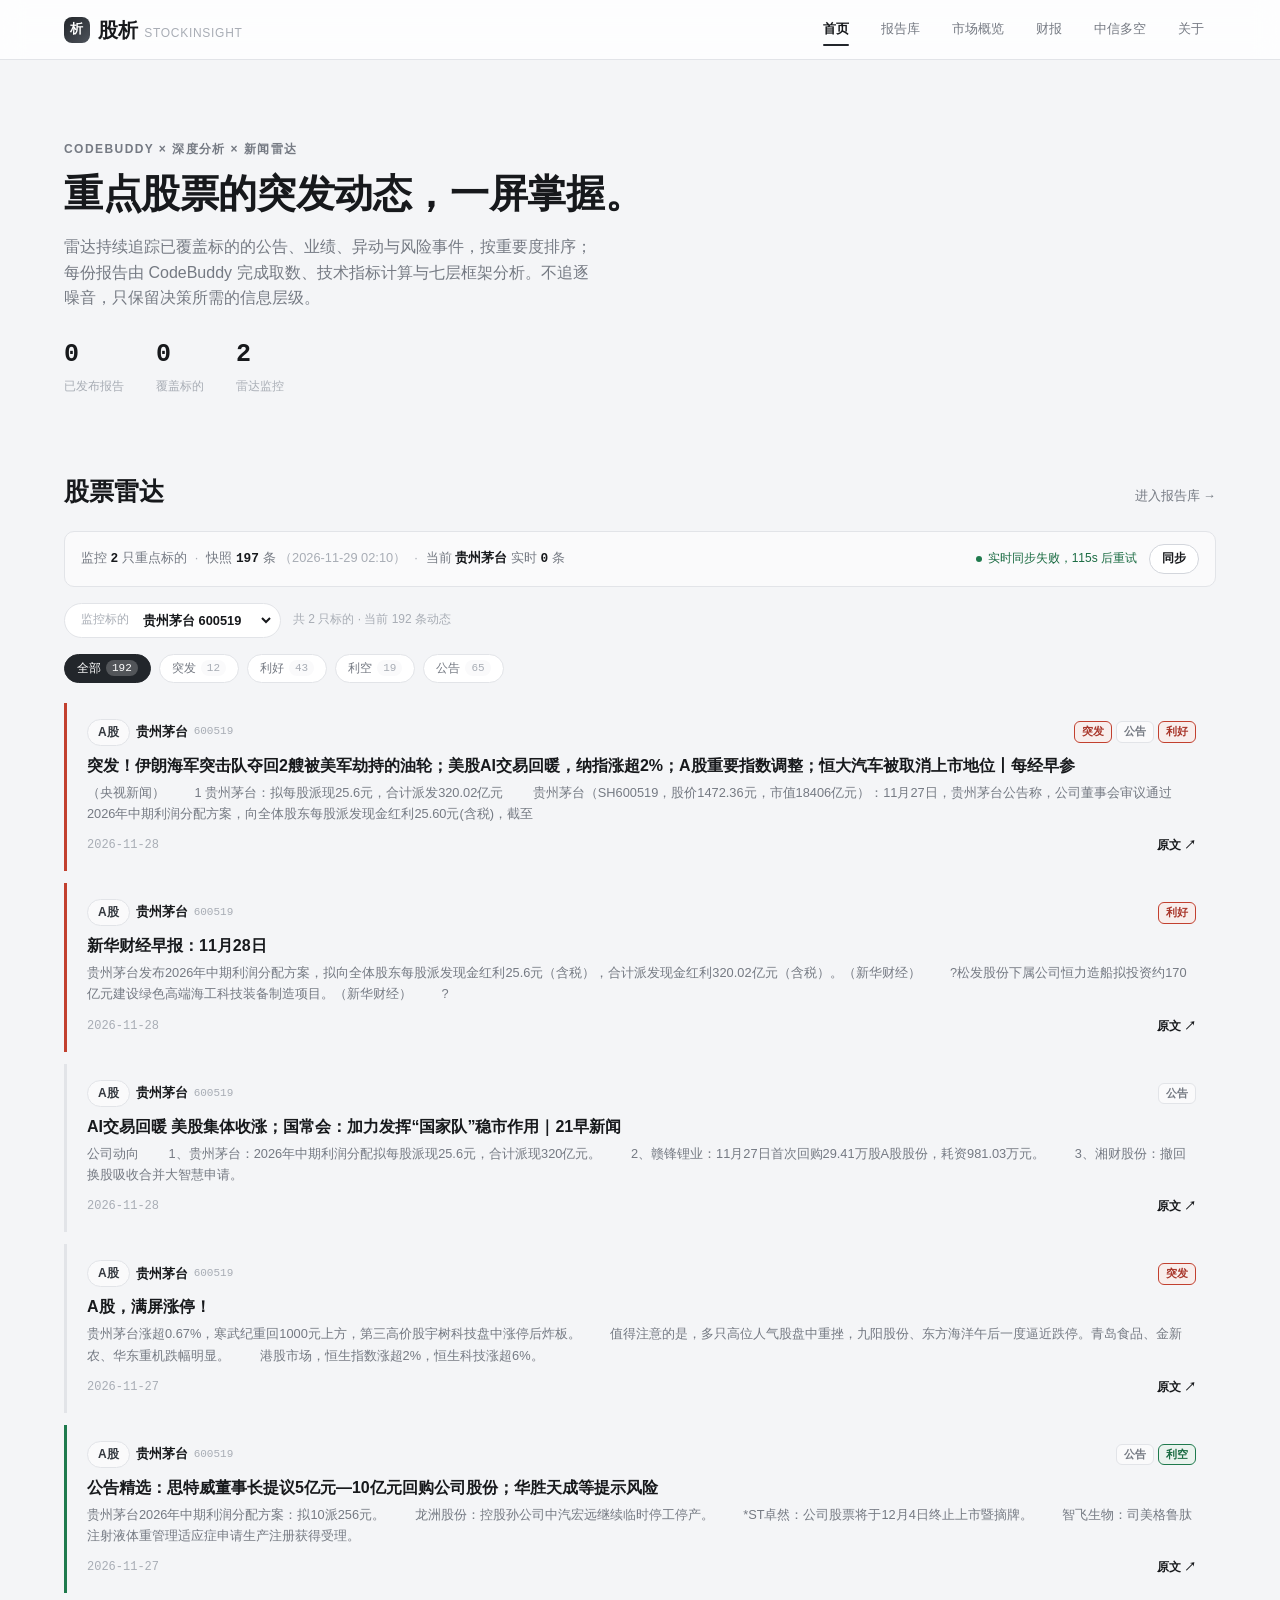
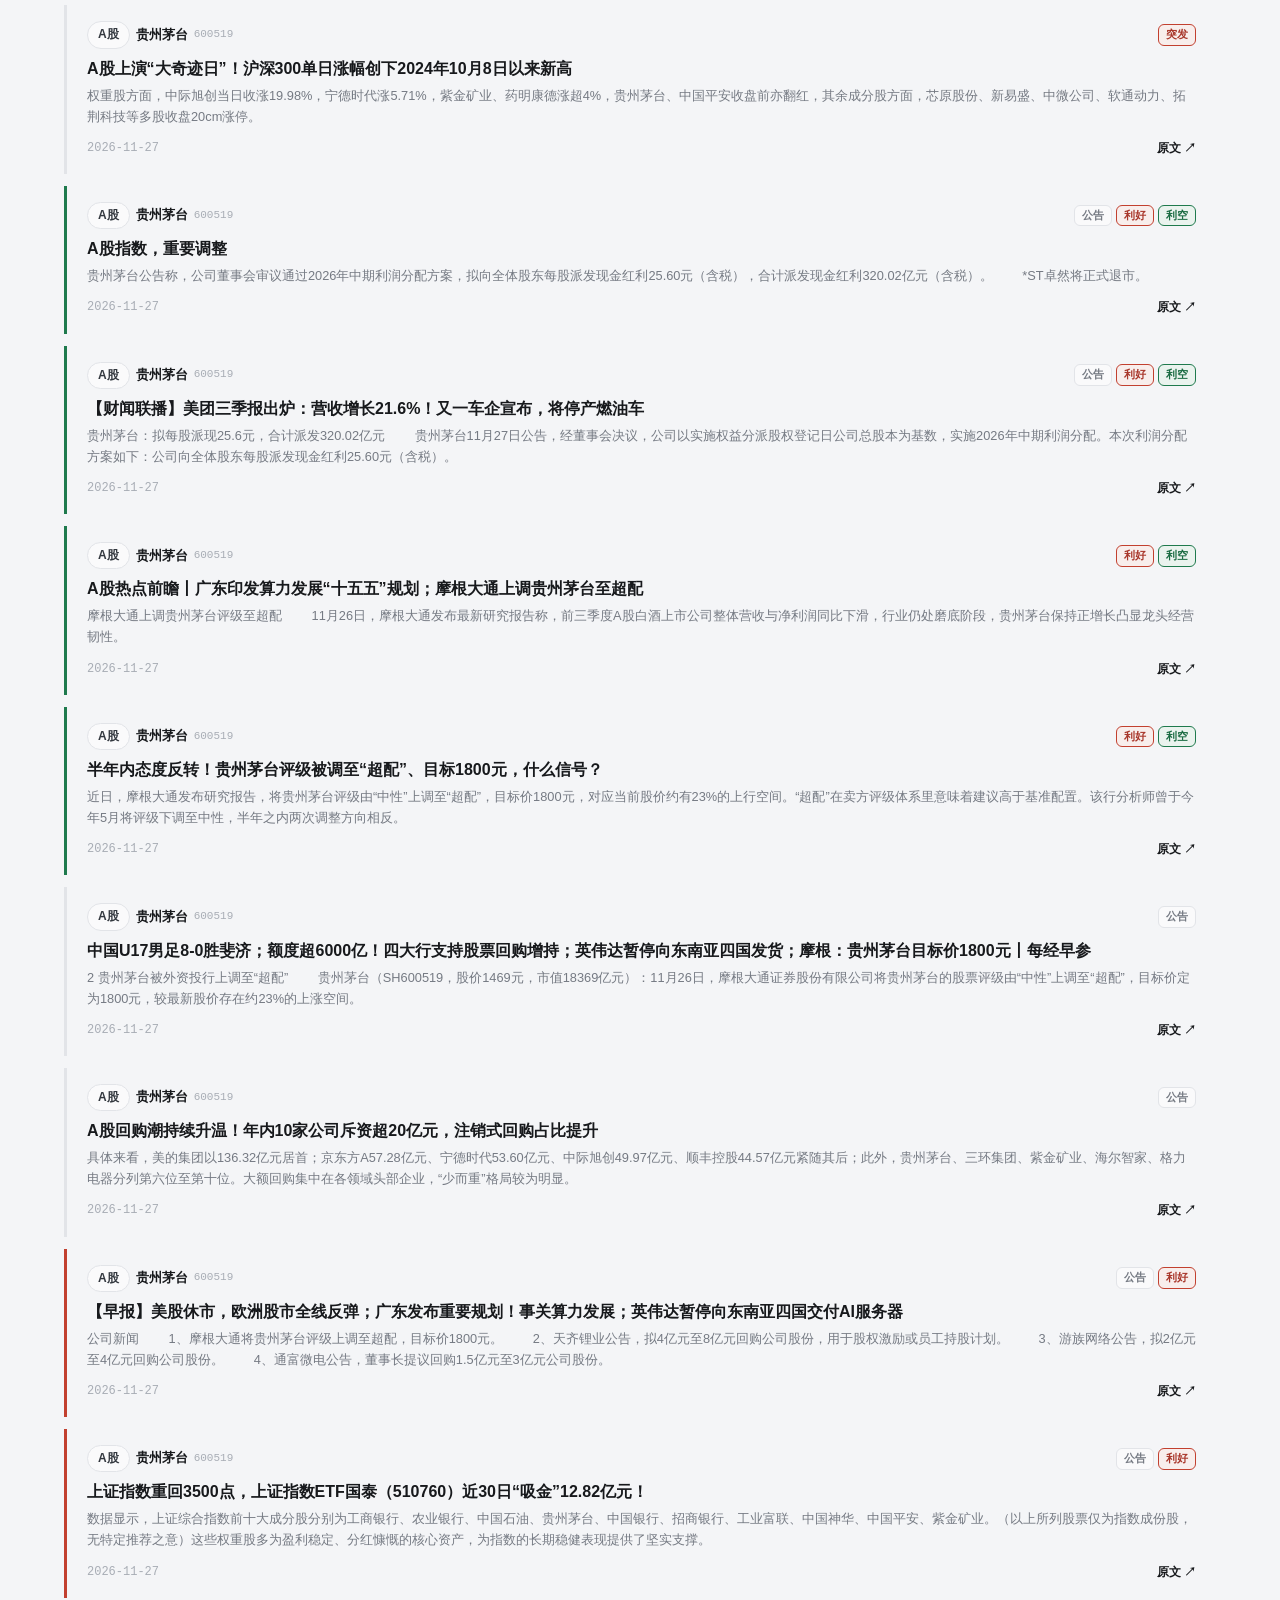
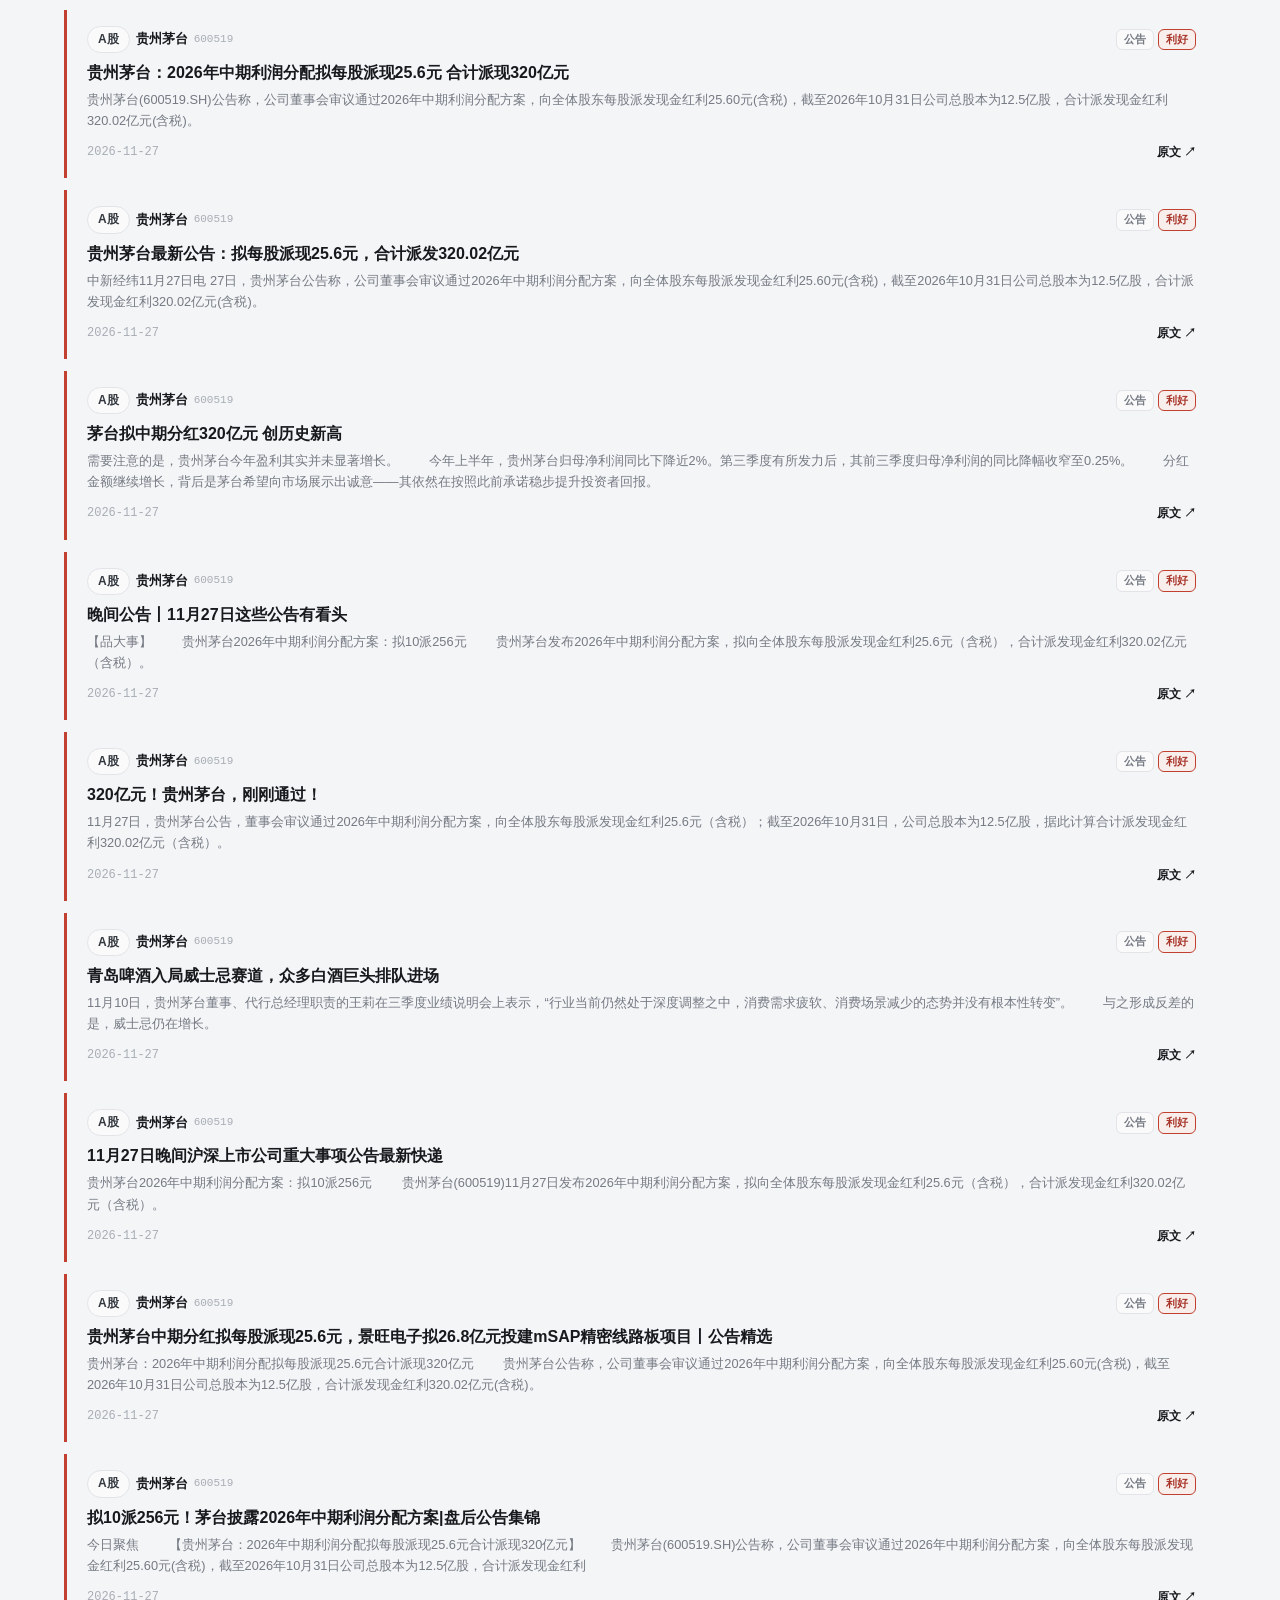
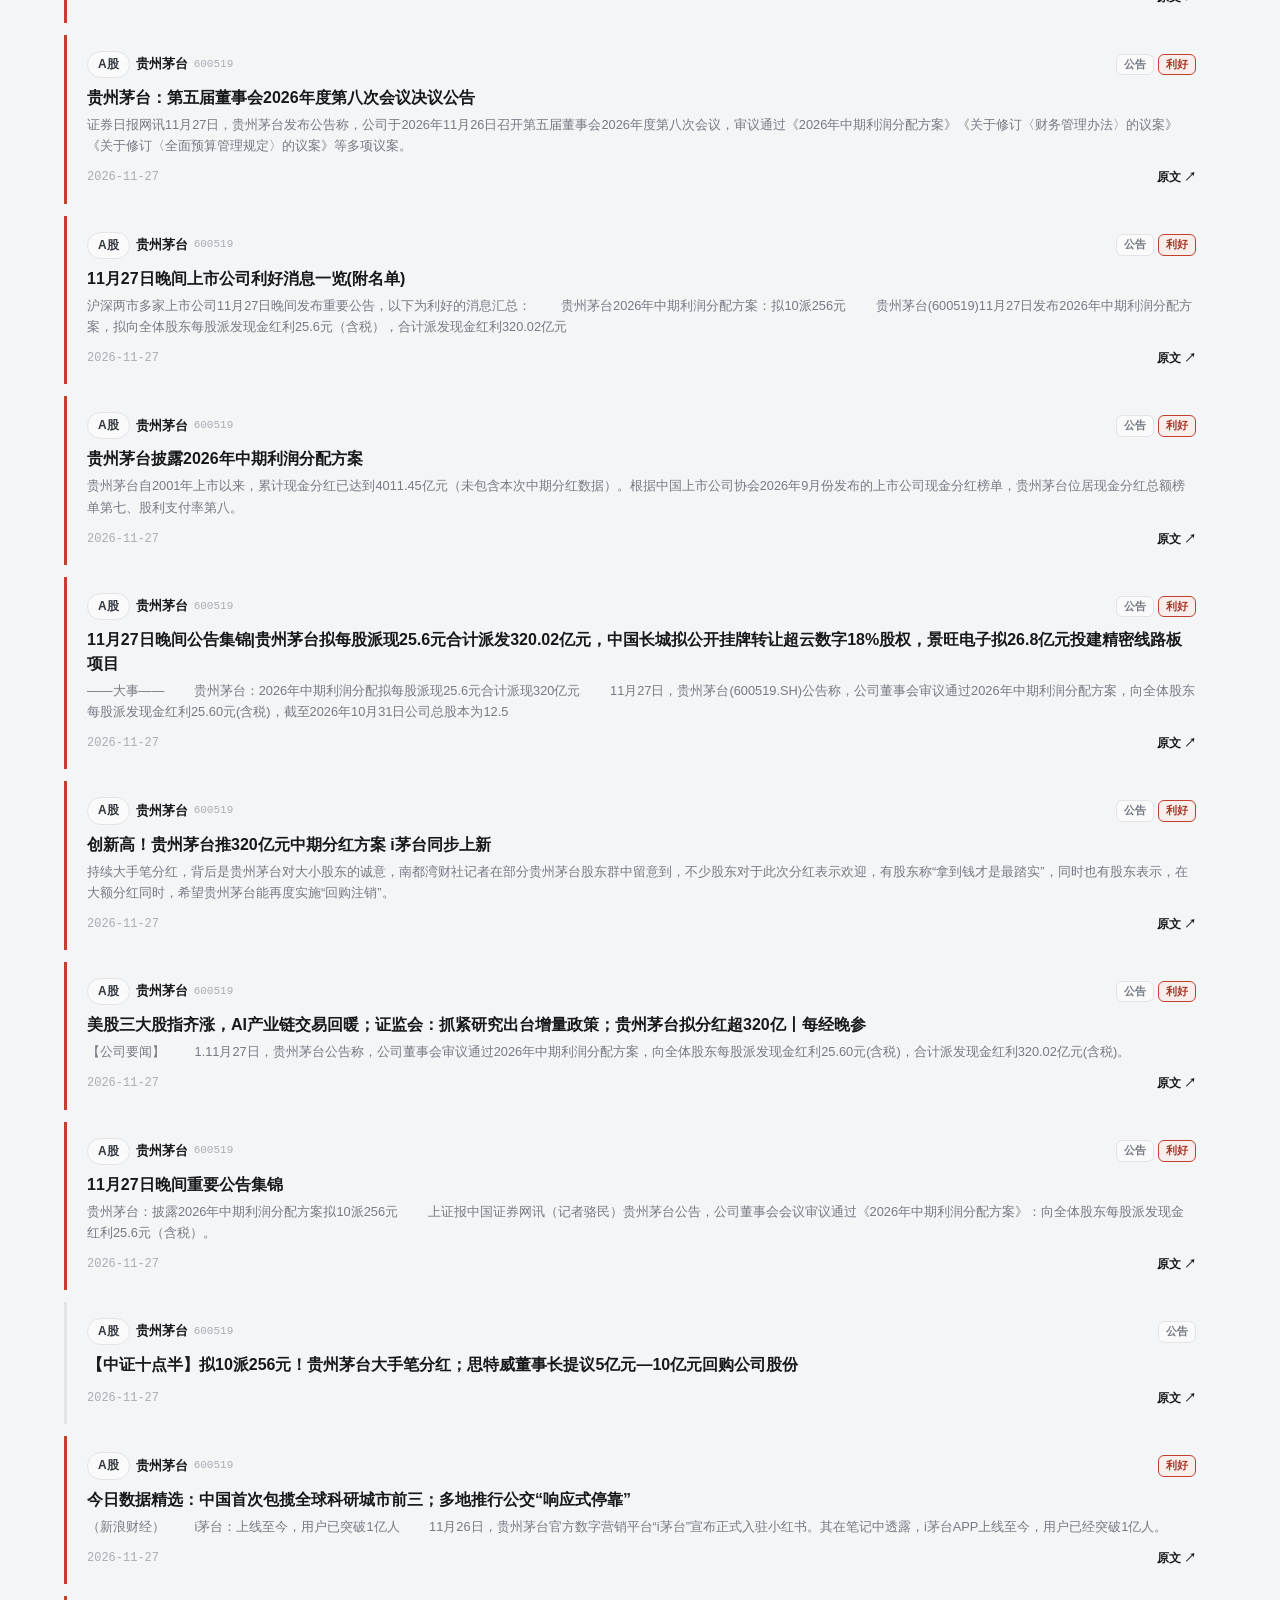
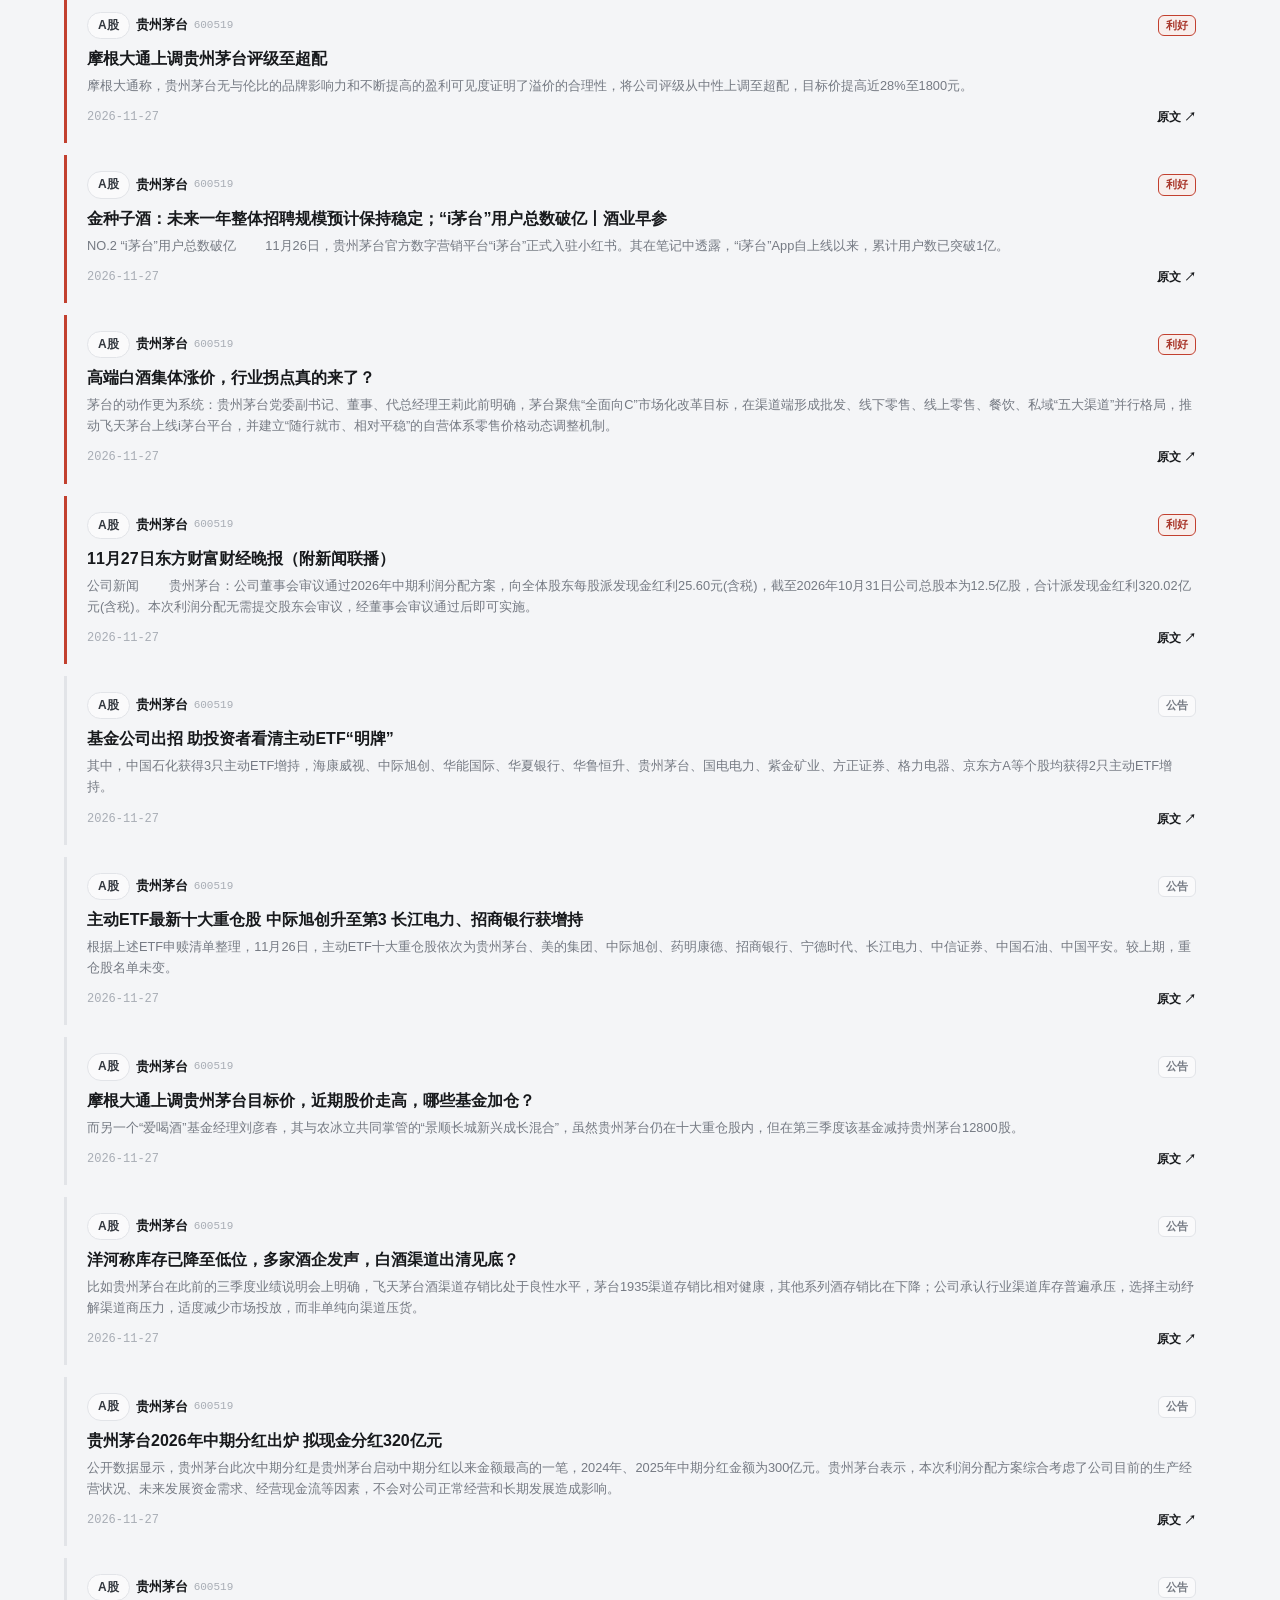
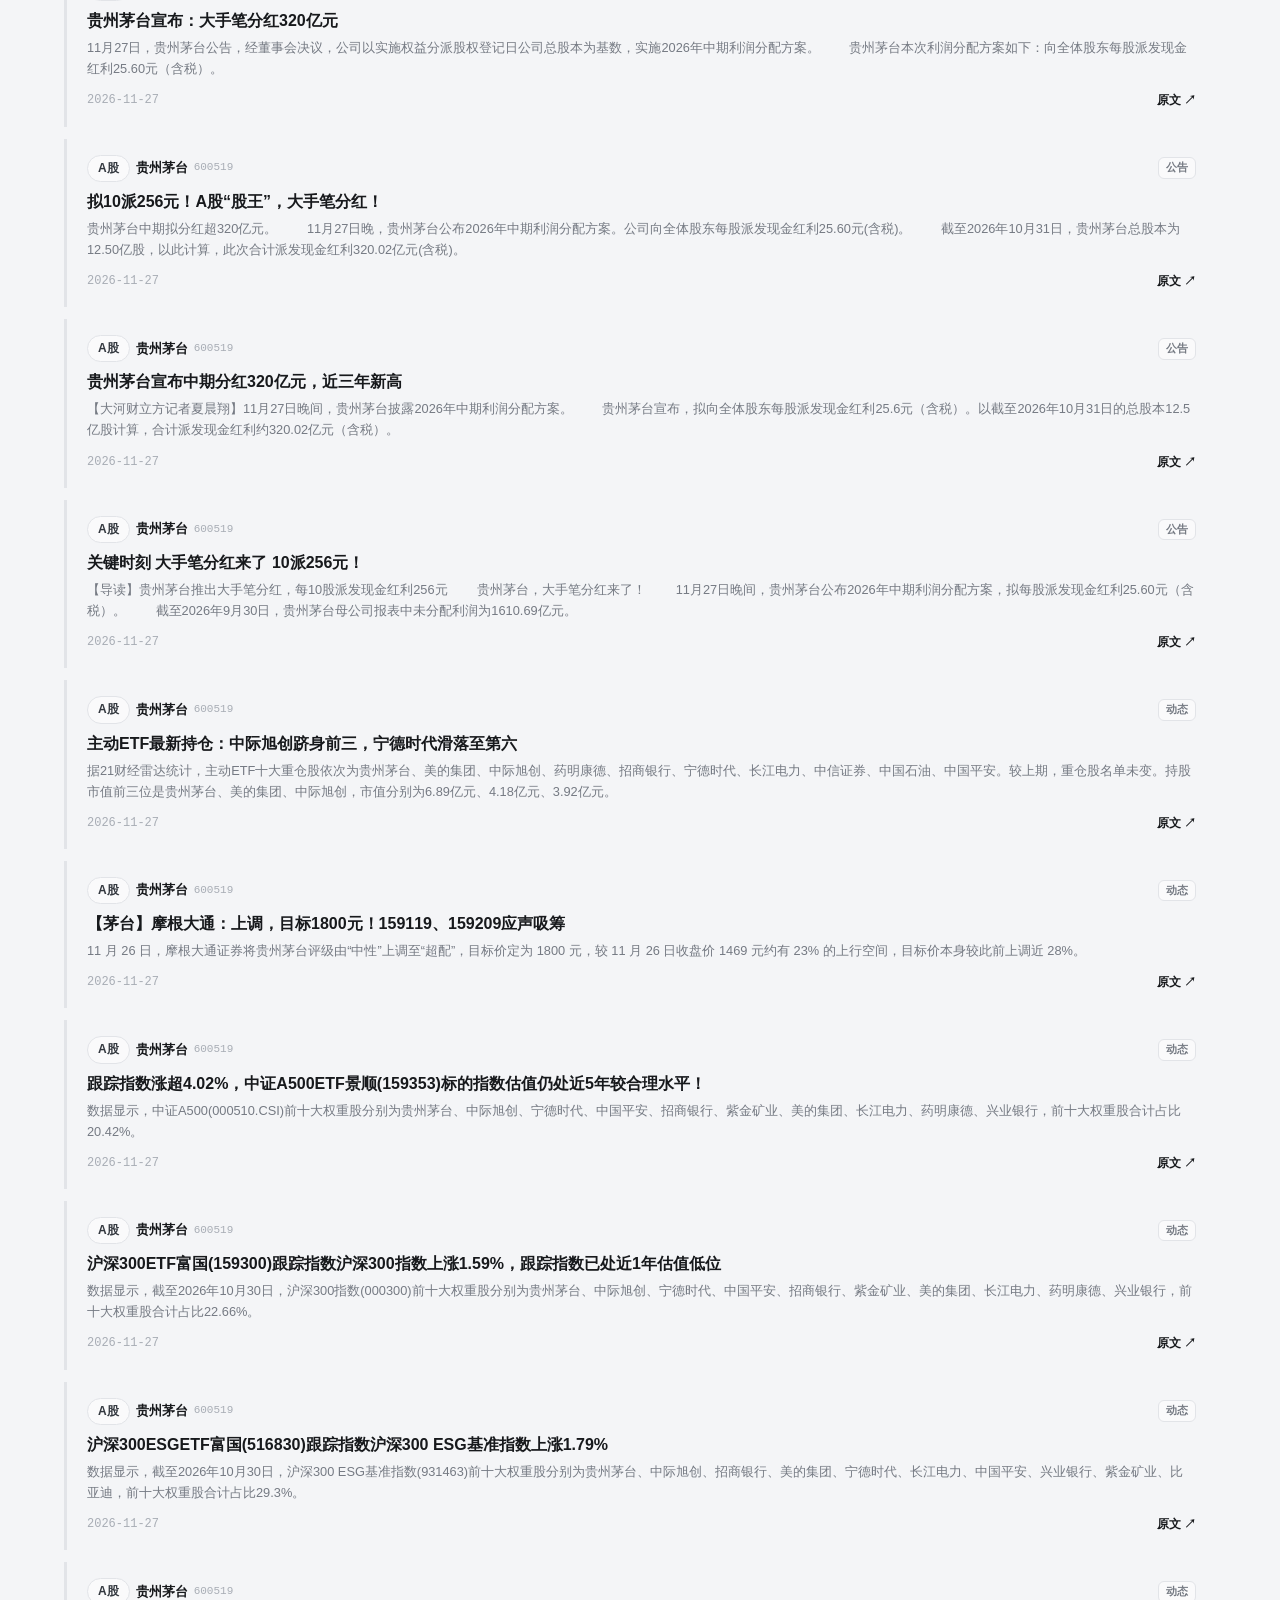
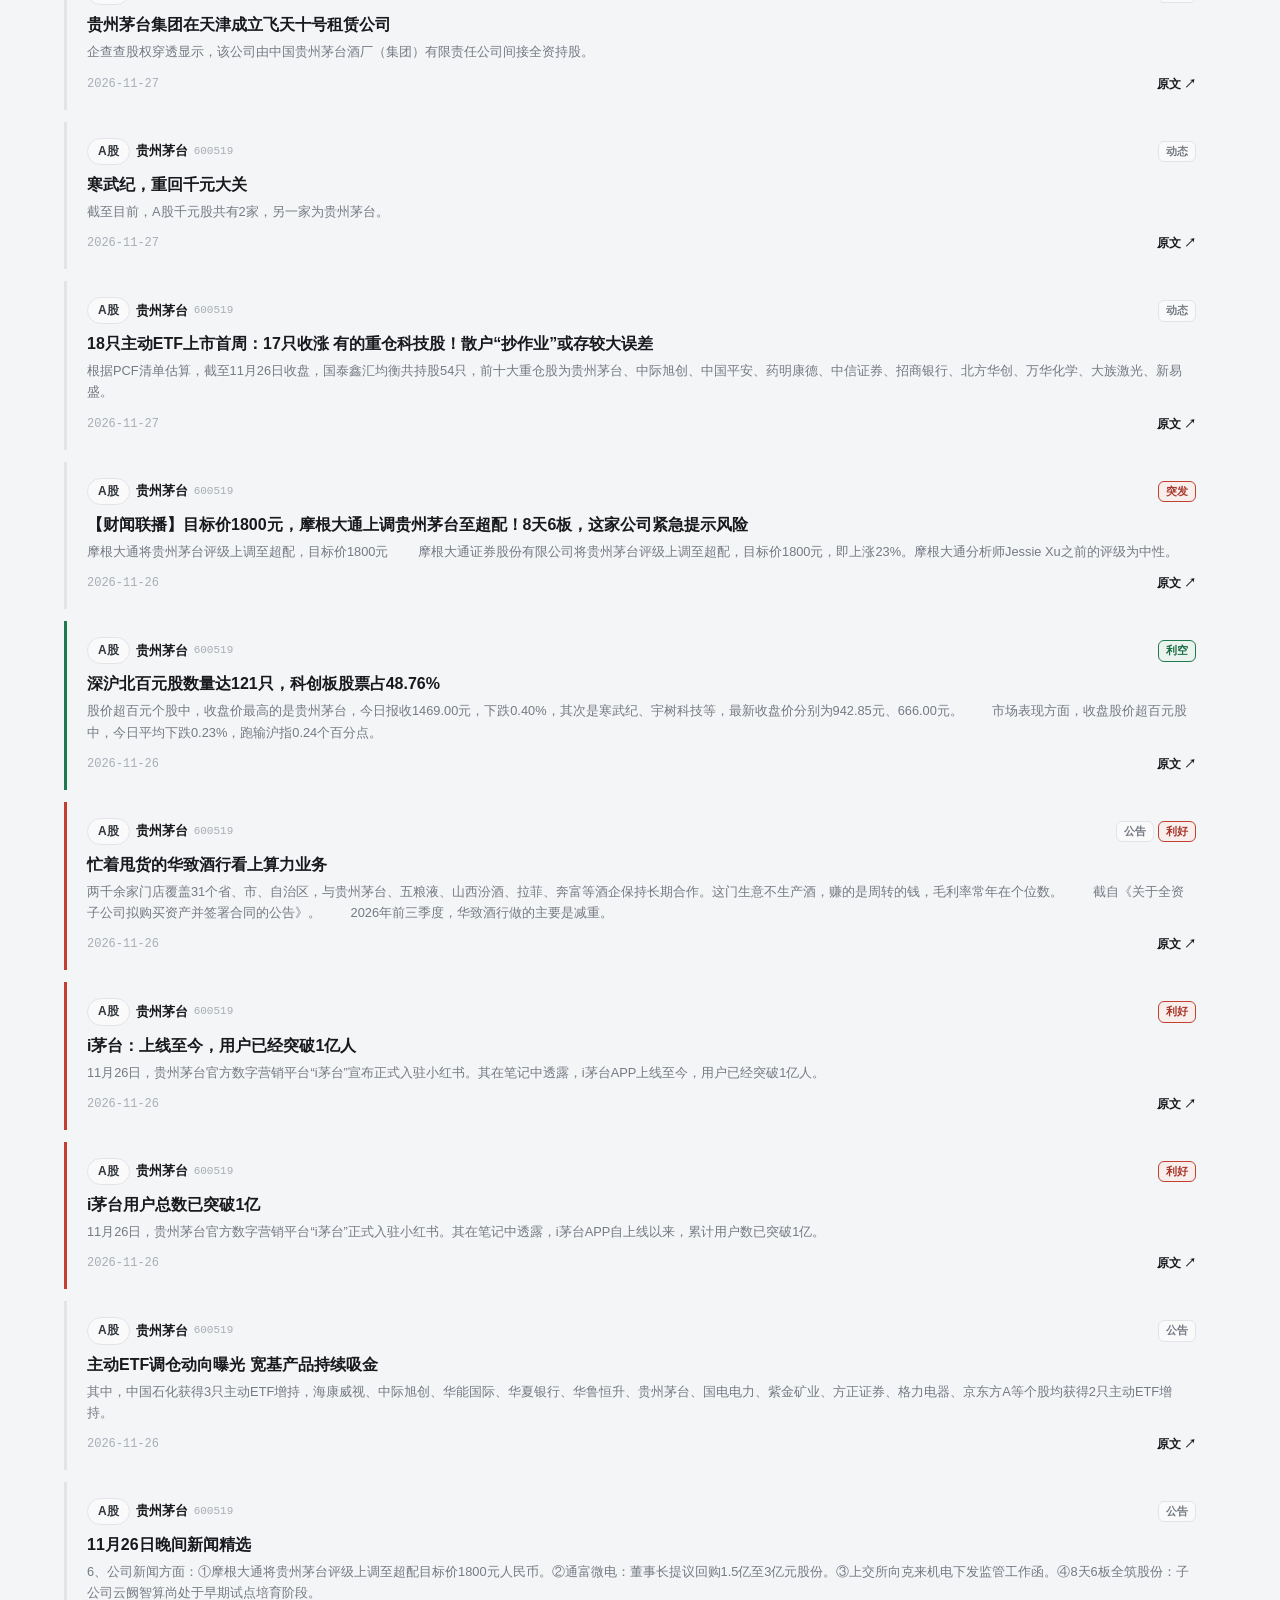
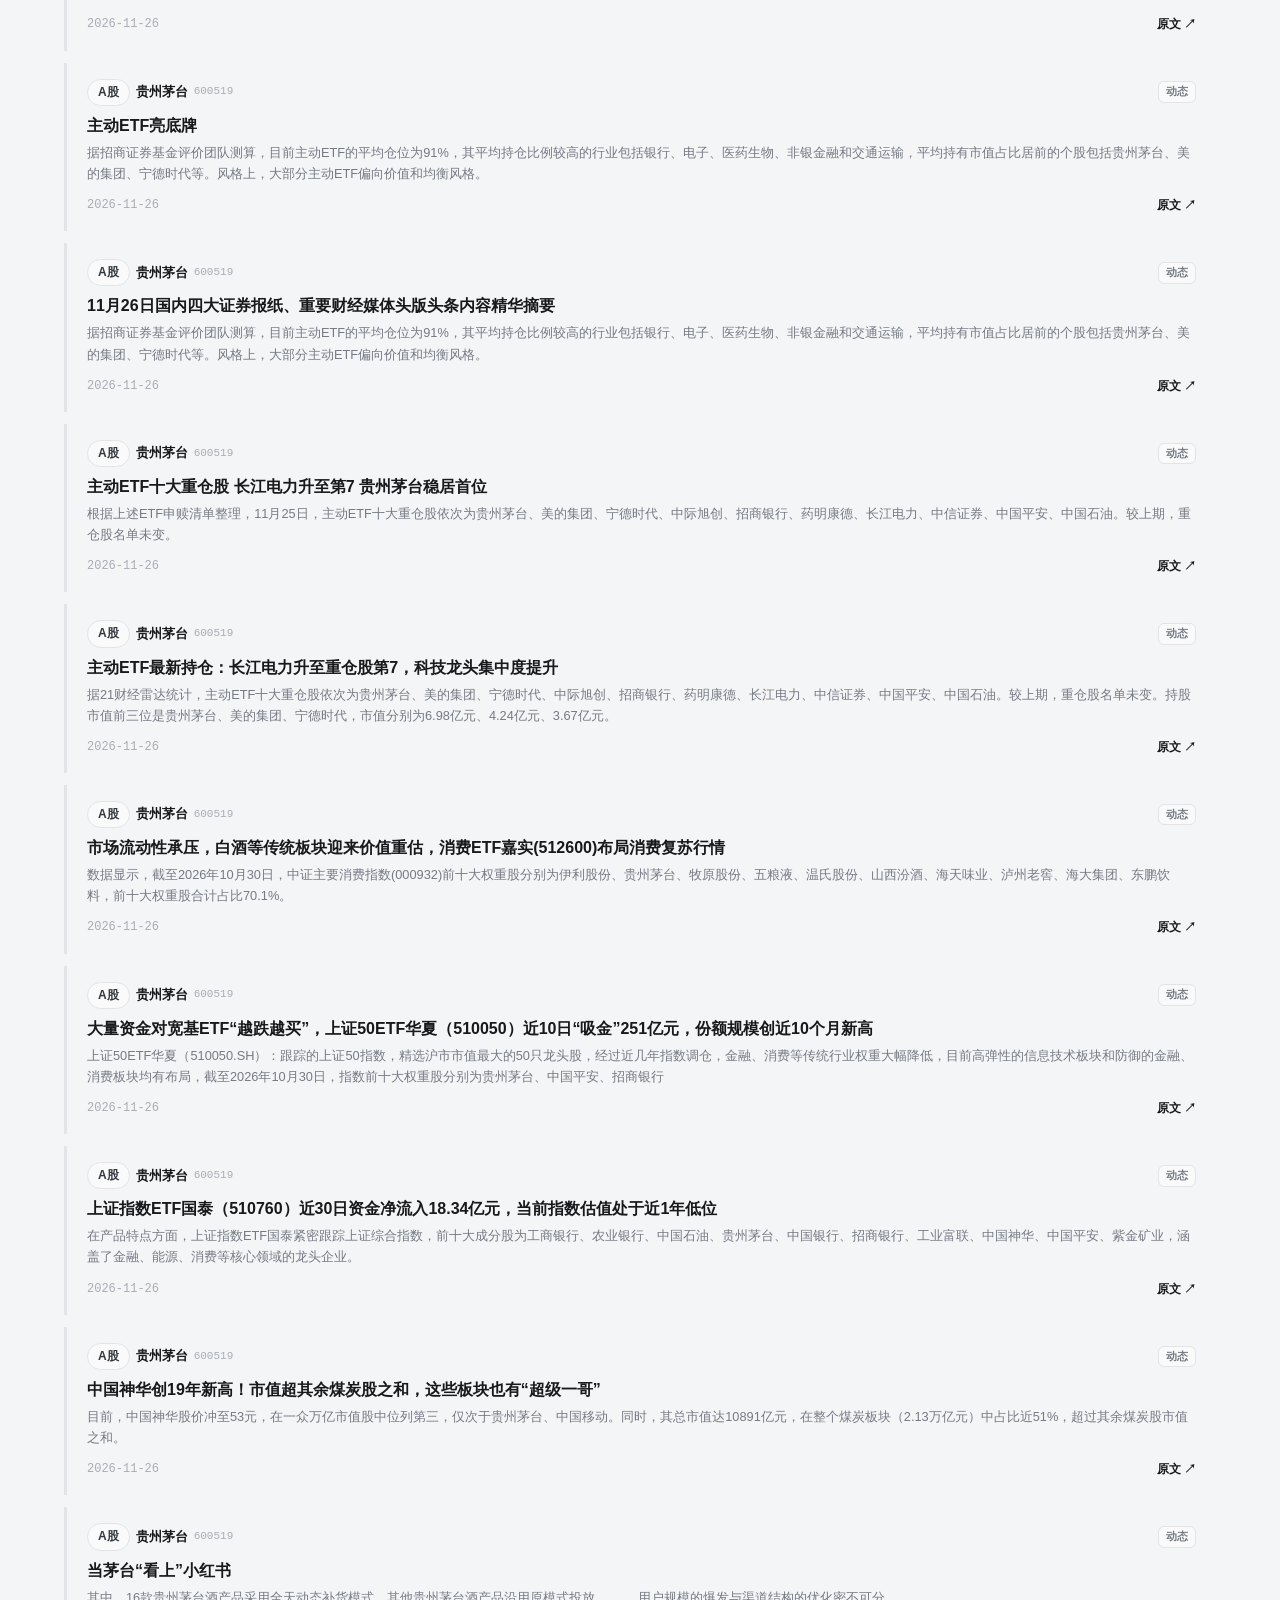
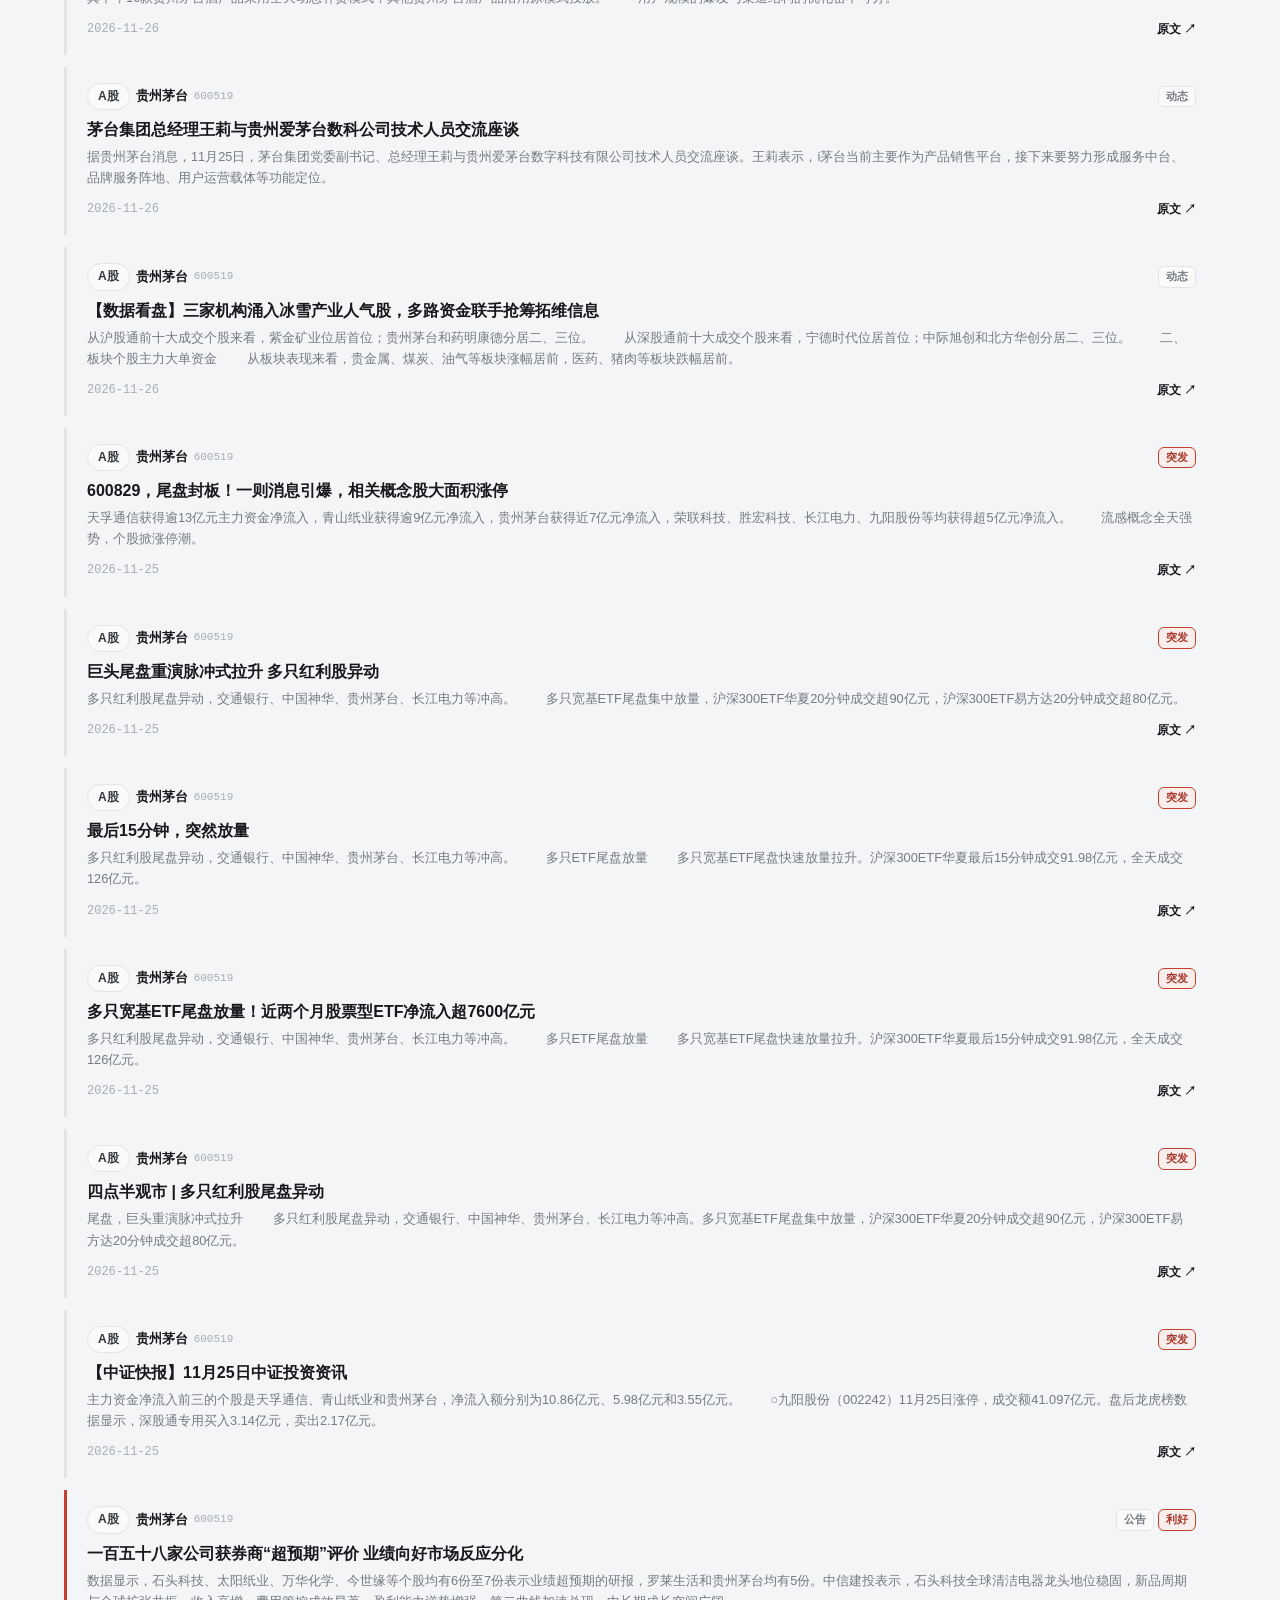
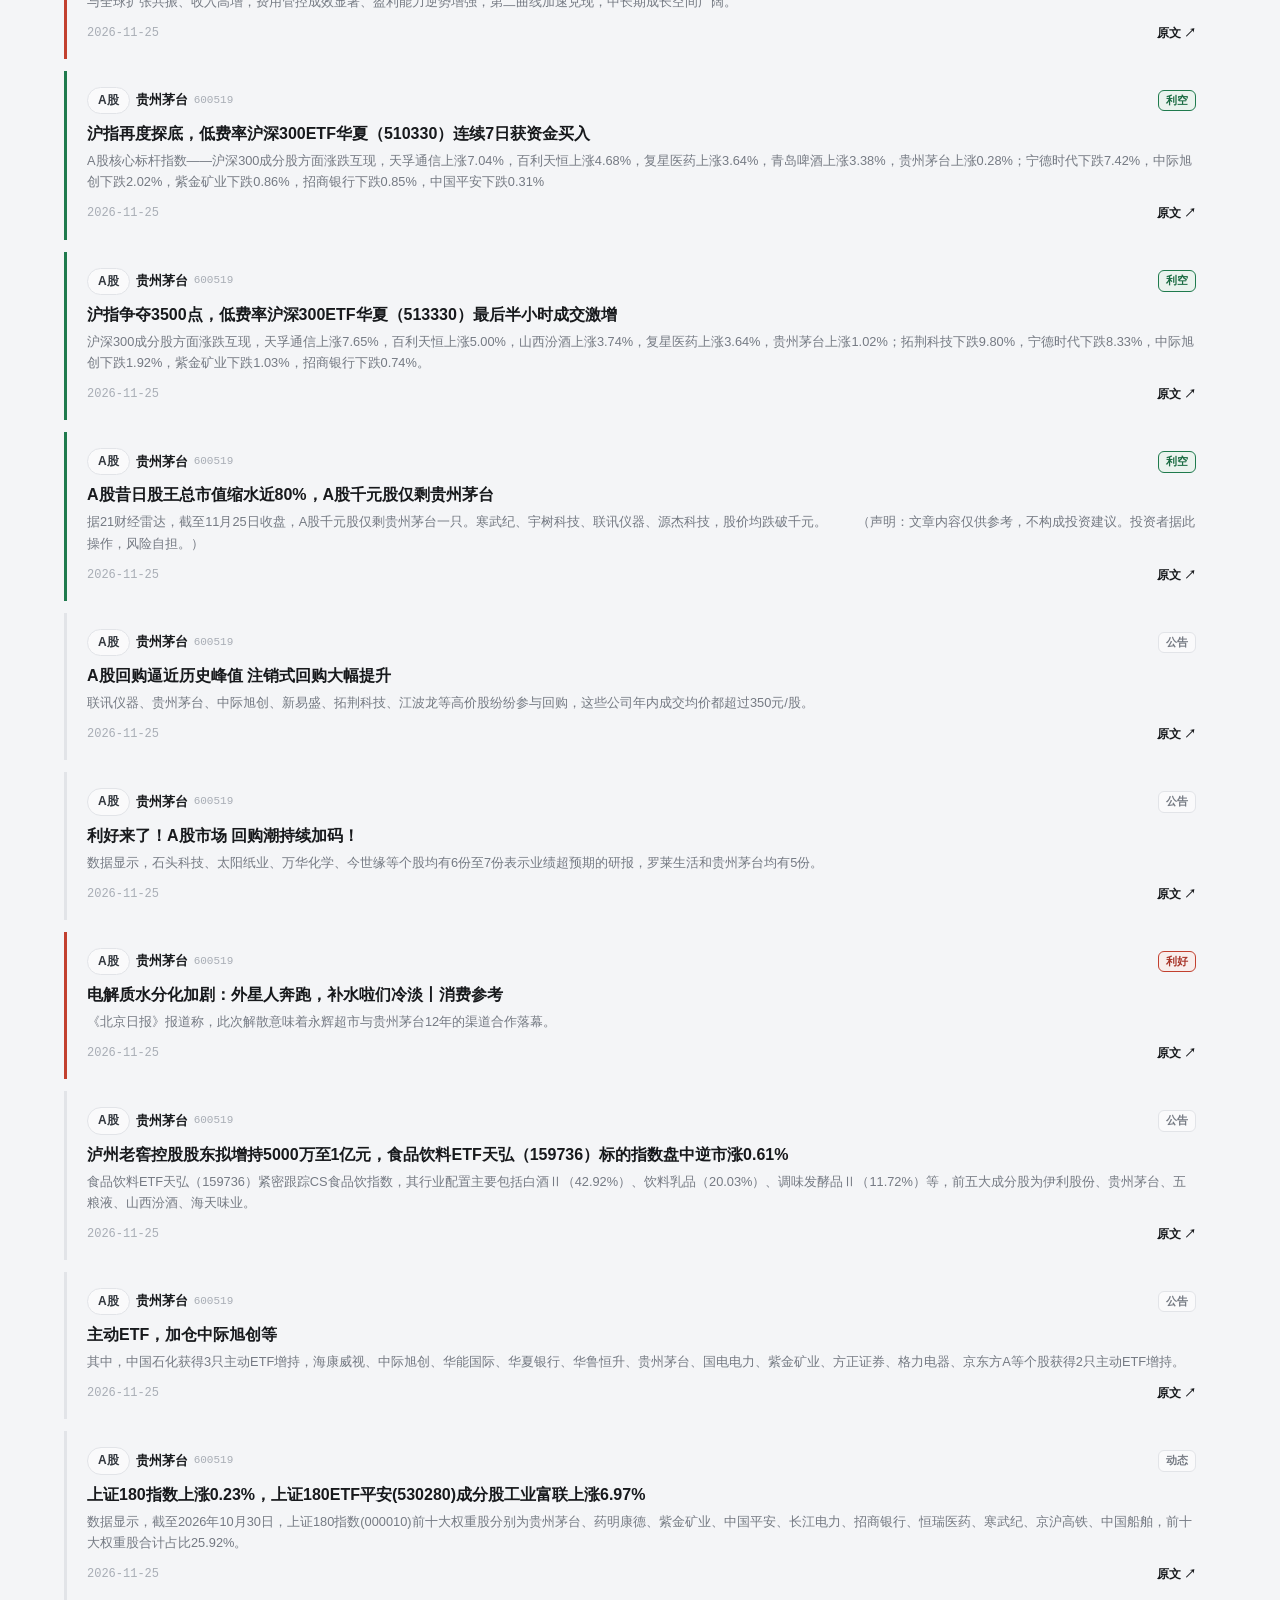
<file: index.html>
<!DOCTYPE html>
<html lang="zh-CN">
<head>
  <meta charset="UTF-8" />
  <meta name="viewport" content="width=device-width, initial-scale=1.0, viewport-fit=cover" />
  <meta name="theme-color" content="#F4F5F7" />
  <title>股析 StockInsight · 股票分析报告</title>
  <meta name="description" content="由 CodeBuddy 生成的静态股票分析报告站：行情、技术指标、财务摘要、新闻情绪与 AI 结论。" />
  <link rel="stylesheet" href="assets/css/style.css" />
  <link rel="icon" href="data:image/svg+xml,%3Csvg%20xmlns='http://www.w3.org/2000/svg'%20viewBox='0%200%20100%20100'%3E%3Crect%20width='100'%20height='100'%20rx='22'%20fill='%2322262B'/%3E%3Ctext%20x='50'%20y='68'%20font-size='52'%20text-anchor='middle'%20fill='white'%20font-family='sans-serif'%20font-weight='700'%3E%E6%9E%90%3C/text%3E%3C/svg%3E" />
</head>
<body>
  <noscript>
    <div style="margin:16px;padding:16px;border:1px solid #d3d6dc;border-radius:10px;font:14px/1.6 -apple-system,'PingFang SC',sans-serif;color:#33383f;background:#fff">
      当前浏览器禁用了 JavaScript，页面数据无法加载。请在系统浏览器中开启 JavaScript 后重试。
    </div>
  </noscript>
  <header class="nav">
    <div class="nav-inner">
      <a class="brand" href="index.html">
        <span class="brand-mark">析</span>
        <span>股析 <small>STOCKINSIGHT</small></span>
      </a>
      <button class="nav-toggle" id="nav-toggle" aria-label="打开菜单">菜单</button>
      <nav class="nav-links" id="nav-links" aria-label="主导航"></nav>
    </div>
  </header>

  <main class="page-main">
    <div class="container">
      <section class="hero">
        <p class="eyebrow">CodeBuddy × 深度分析 × 新闻雷达</p>
        <h1>重点股票的突发动态，一屏掌握。</h1>
        <p>雷达持续追踪已覆盖标的的公告、业绩、异动与风险事件，按重要度排序；每份报告由 CodeBuddy 完成取数、技术指标计算与七层框架分析。不追逐噪音，只保留决策所需的信息层级。</p>
        <div class="hero-stats">
          <div class="stat"><div class="stat-value" id="stat-reports">—</div><div class="stat-label">已发布报告</div></div>
          <div class="stat"><div class="stat-value" id="stat-stocks">—</div><div class="stat-label">覆盖标的</div></div>
          <div class="stat"><div class="stat-value" id="stat-radar">—</div><div class="stat-label">雷达监控</div></div>
        </div>
      </section>

      <section aria-label="股票雷达">
        <div class="section-head">
          <h2>股票雷达</h2>
          <a class="more" href="library.html">进入报告库 →</a>
        </div>
        <div class="radar-status" id="radar-status">正在接入雷达…</div>
        <div class="radar-toolbar" id="radar-toolbar"></div>
        <div class="radar-filters" id="radar-filters" role="group" aria-label="新闻分类筛选"></div>
        <div class="radar-list" id="radar-list">
          <div class="card radar-item"><div class="skeleton" style="height:88px"></div></div>
          <div class="card radar-item"><div class="skeleton" style="height:88px"></div></div>
          <div class="card radar-item"><div class="skeleton" style="height:88px"></div></div>
        </div>
      </section>

      <section aria-label="最新报告">
        <div class="section-head"><h2>最新报告</h2><a class="more" href="library.html">进入报告库 →</a></div>
        <div class="report-grid" id="report-grid">
          <div class="card report-card"><div class="skeleton" style="height:120px"></div></div>
          <div class="card report-card"><div class="skeleton" style="height:120px"></div></div>
        </div>
      </section>
    </div>
  </main>

  <footer class="footer" id="footer"></footer>

  <script defer src="assets/js/common.js?v=20261123a"></script>
  <script defer src="assets/js/charts.js?v=20261123a"></script>
  <script defer src="assets/js/render.js?v=20261123a"></script>
</body>
</html>
</file>
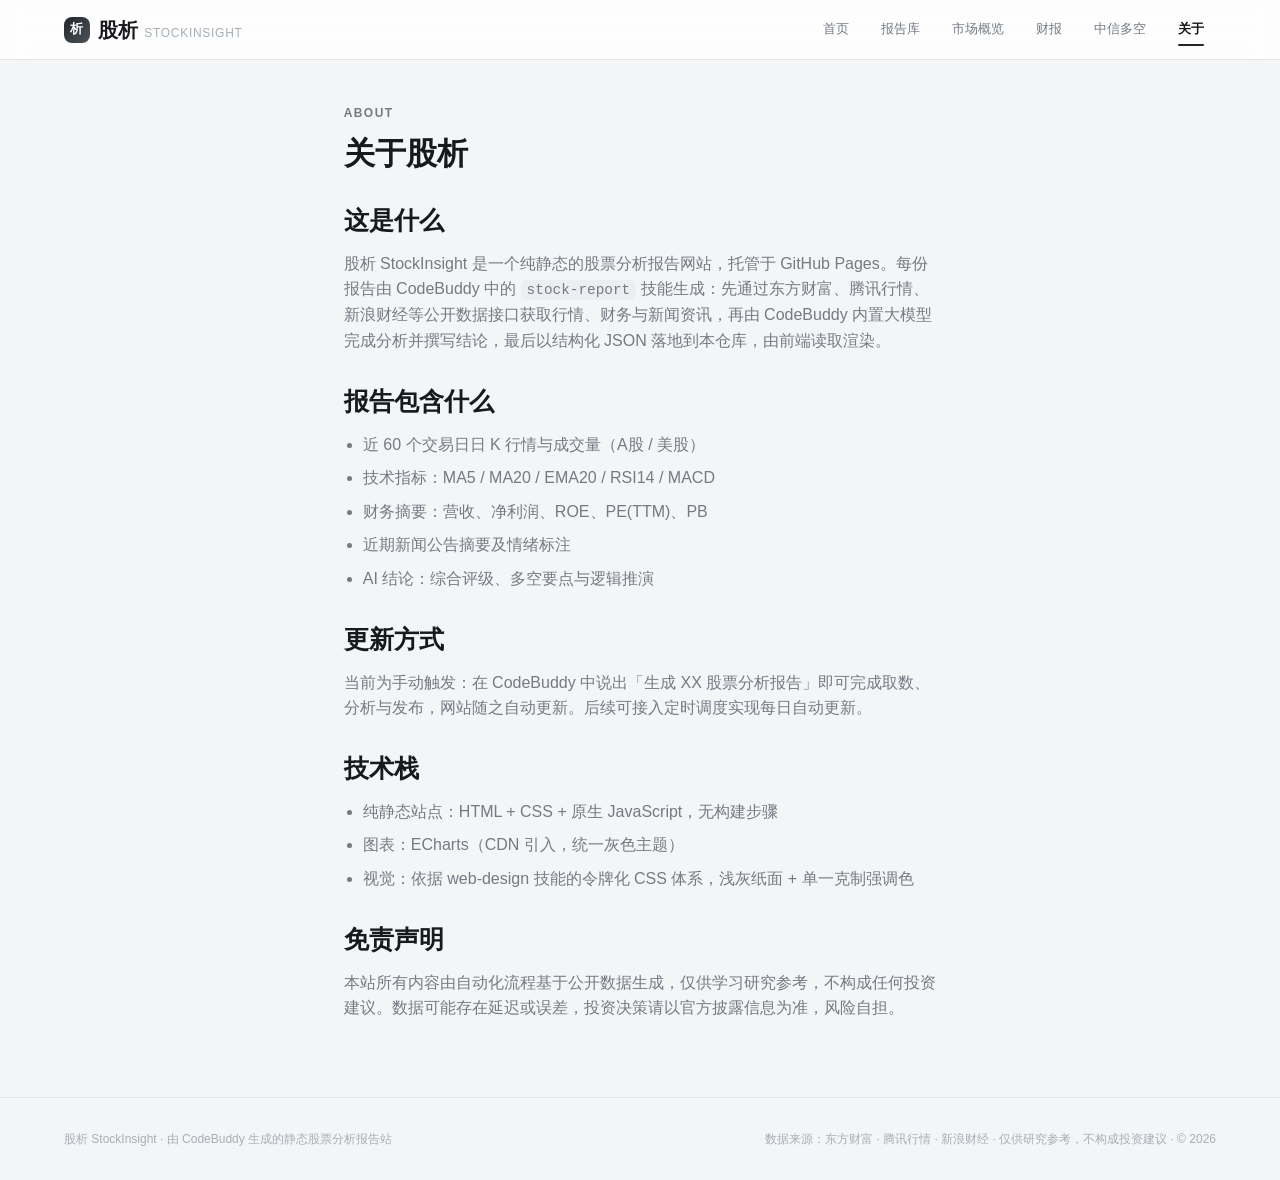
<file: about.html>
<!DOCTYPE html>
<html lang="zh-CN">
<head>
  <meta charset="UTF-8" />
  <meta name="viewport" content="width=device-width, initial-scale=1.0, viewport-fit=cover" />
  <meta name="theme-color" content="#F4F5F7" />
  <title>关于 · 股析 StockInsight</title>
  <meta name="description" content="关于股析：数据来源、报告生成方式与免责声明。" />
  <link rel="stylesheet" href="assets/css/style.css" />
  <link rel="icon" href="data:image/svg+xml,%3Csvg%20xmlns='http://www.w3.org/2000/svg'%20viewBox='0%200%20100%20100'%3E%3Crect%20width='100'%20height='100'%20rx='22'%20fill='%2322262B'/%3E%3Ctext%20x='50'%20y='68'%20font-size='52'%20text-anchor='middle'%20fill='white'%20font-family='sans-serif'%20font-weight='700'%3E%E6%9E%90%3C/text%3E%3C/svg%3E" />
</head>
<body>
  <noscript>
    <div style="margin:16px;padding:16px;border:1px solid #d3d6dc;border-radius:10px;font:14px/1.6 -apple-system,'PingFang SC',sans-serif;color:#33383f;background:#fff">
      当前浏览器禁用了 JavaScript，页面数据无法加载。请在系统浏览器中开启 JavaScript 后重试。
    </div>
  </noscript>
  <header class="nav">
    <div class="nav-inner">
      <a class="brand" href="index.html">
        <span class="brand-mark">析</span>
        <span>股析 <small>STOCKINSIGHT</small></span>
      </a>
      <button class="nav-toggle" id="nav-toggle" aria-label="打开菜单">菜单</button>
      <nav class="nav-links" id="nav-links" aria-label="主导航"></nav>
    </div>
  </header>

  <main class="page-main">
    <div class="container prose">
      <p class="eyebrow">About</p>
      <h1 style="font-size:var(--text-2xl);margin-block:var(--space-3) var(--space-6)">关于股析</h1>

      <h2>这是什么</h2>
      <p>股析 StockInsight 是一个纯静态的股票分析报告网站，托管于 GitHub Pages。每份报告由 CodeBuddy 中的 <code>stock-report</code> 技能生成：先通过东方财富、腾讯行情、新浪财经等公开数据接口获取行情、财务与新闻资讯，再由 CodeBuddy 内置大模型完成分析并撰写结论，最后以结构化 JSON 落地到本仓库，由前端读取渲染。</p>

      <h2>报告包含什么</h2>
      <ul>
        <li>近 60 个交易日日 K 行情与成交量（A股 / 美股）</li>
        <li>技术指标：MA5 / MA20 / EMA20 / RSI14 / MACD</li>
        <li>财务摘要：营收、净利润、ROE、PE(TTM)、PB</li>
        <li>近期新闻公告摘要及情绪标注</li>
        <li>AI 结论：综合评级、多空要点与逻辑推演</li>
      </ul>

      <h2>更新方式</h2>
      <p>当前为手动触发：在 CodeBuddy 中说出「生成 XX 股票分析报告」即可完成取数、分析与发布，网站随之自动更新。后续可接入定时调度实现每日自动更新。</p>

      <h2>技术栈</h2>
      <ul>
        <li>纯静态站点：HTML + CSS + 原生 JavaScript，无构建步骤</li>
        <li>图表：ECharts（CDN 引入，统一灰色主题）</li>
        <li>视觉：依据 web-design 技能的令牌化 CSS 体系，浅灰纸面 + 单一克制强调色</li>
      </ul>

      <h2>免责声明</h2>
      <p>本站所有内容由自动化流程基于公开数据生成，仅供学习研究参考，不构成任何投资建议。数据可能存在延迟或误差，投资决策请以官方披露信息为准，风险自担。</p>
    </div>
  </main>

  <footer class="footer" id="footer"></footer>

  <script defer src="assets/js/common.js?v=20261123a"></script>
</body>
</html>
</file>
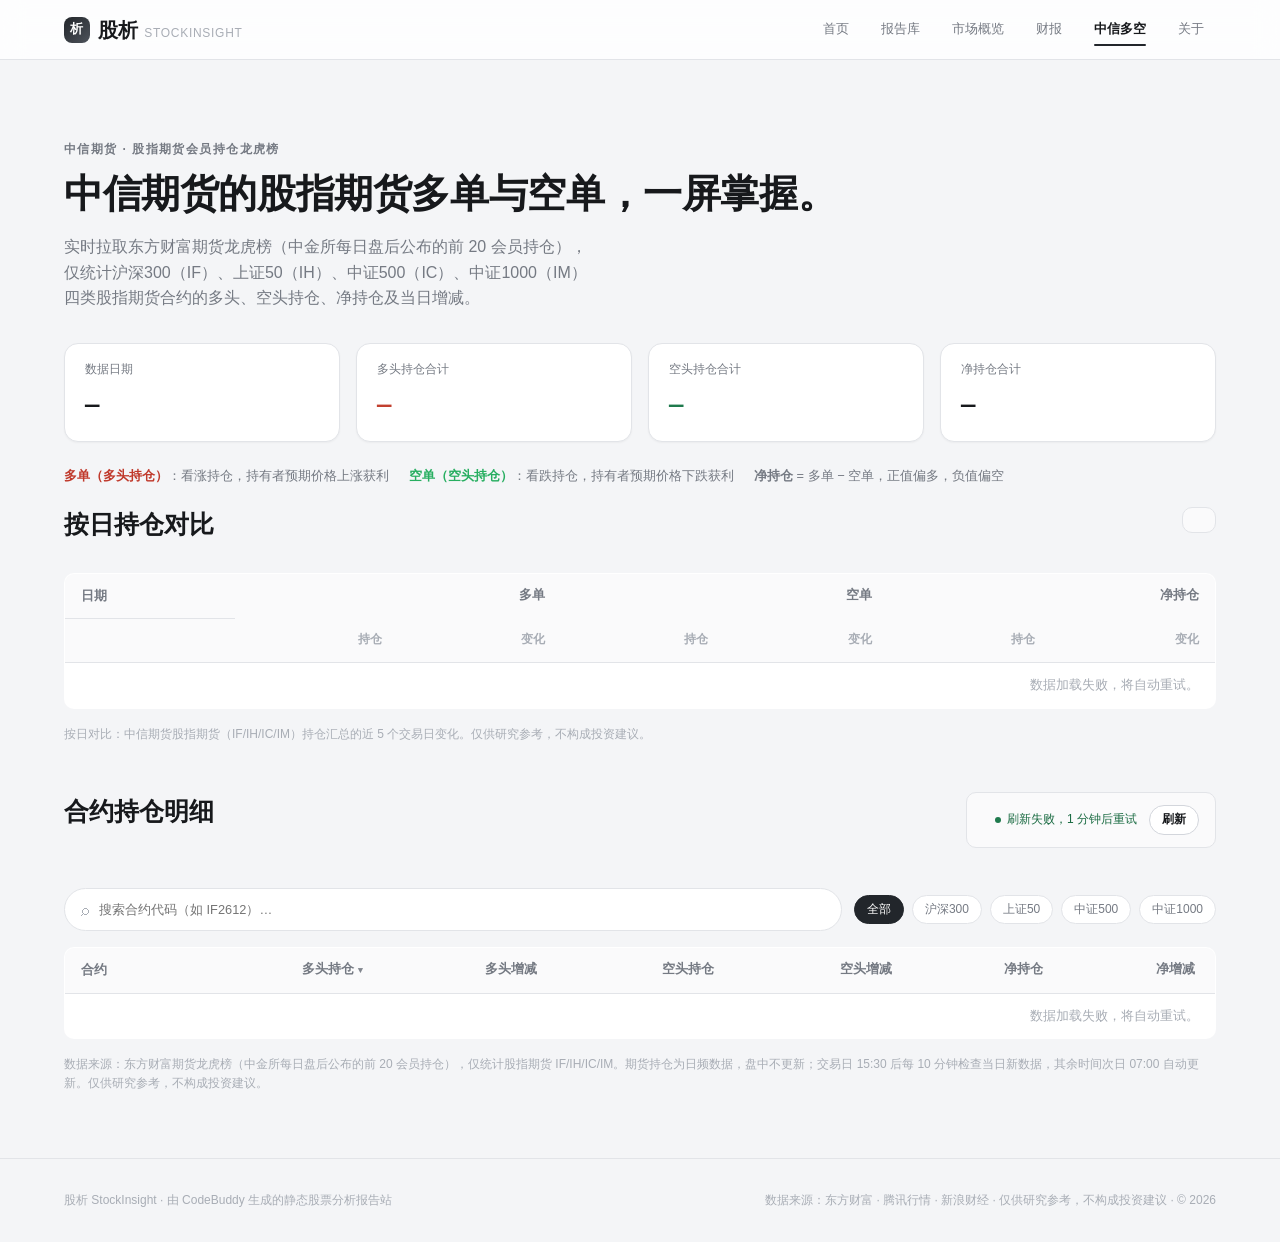
<file: citic.html>
<!DOCTYPE html>
<html lang="zh-CN">
<head>
  <meta charset="UTF-8" />
  <meta name="viewport" content="width=device-width, initial-scale=1.0, viewport-fit=cover" />
  <meta name="theme-color" content="#F4F5F7" />
  <title>中信股指期货多空 · 股析 StockInsight</title>
  <meta name="description" content="中信期货股指期货（IF/IH/IC/IM）多空持仓展示：多头、空头、净持仓与当日增减，数据来自东方财富期货龙虎榜。" />
  <link rel="stylesheet" href="assets/css/style.css?v=20261105a" />
  <link rel="icon" href="data:image/svg+xml,%3Csvg%20xmlns='http://www.w3.org/2000/svg'%20viewBox='0%200%20100%20100'%3E%3Crect%20width='100'%20height='100'%20rx='22'%20fill='%2322262B'/%3E%3Ctext%20x='50'%20y='68'%20font-size='52'%20text-anchor='middle'%20fill='white'%20font-family='sans-serif'%20font-weight='700'%3E%E6%9E%90%3C/text%3E%3C/svg%3E" />
</head>
<body>
  <noscript>
    <div style="margin:16px;padding:16px;border:1px solid #d3d6dc;border-radius:10px;font:14px/1.6 -apple-system,'PingFang SC',sans-serif;color:#33383f;background:#fff">
      当前浏览器禁用了 JavaScript，页面数据无法加载。请在系统浏览器中开启 JavaScript 后重试。
    </div>
  </noscript>
  <header class="nav">
    <div class="nav-inner">
      <a class="brand" href="index.html">
        <span class="brand-mark">析</span>
        <span>股析 <small>STOCKINSIGHT</small></span>
      </a>
      <button class="nav-toggle" id="nav-toggle" aria-label="打开菜单">菜单</button>
      <nav class="nav-links" id="nav-links" aria-label="主导航"></nav>
    </div>
  </header>

  <main class="page-main">
    <div class="container">
      <section class="hero">
        <p class="eyebrow">中信期货 · 股指期货会员持仓龙虎榜</p>
        <h1>中信期货的股指期货多单与空单，一屏掌握。</h1>
        <p>实时拉取东方财富期货龙虎榜（中金所每日盘后公布的前 20 会员持仓），仅统计沪深300（IF）、上证50（IH）、中证500（IC）、中证1000（IM）四类股指期货合约的多头、空头持仓、净持仓及当日增减。</p>
      </section>

      <div class="citic-kpis" id="citic-kpis">
        <div class="card kpi"><div class="kpi-label">数据日期</div><div class="kpi-value num" id="kpi-date">—</div></div>
        <div class="card kpi"><div class="kpi-label">多头持仓合计</div><div class="kpi-value num up" id="kpi-long">—</div></div>
        <div class="card kpi"><div class="kpi-label">空头持仓合计</div><div class="kpi-value num down" id="kpi-short">—</div></div>
        <div class="card kpi"><div class="kpi-label">净持仓合计</div><div class="kpi-value num" id="kpi-net">—</div></div>
      </div>
      <div class="citic-legends">
        <span><b class="up">多单（多头持仓）</b>：看涨持仓，持有者预期价格上涨获利</span>
        <span><b class="down">空单（空头持仓）</b>：看跌持仓，持有者预期价格下跌获利</span>
        <span><b>净持仓</b> = 多单 − 空单，正值偏多，负值偏空</span>
      </div>

      <div class="section-head" style="margin-top:var(--space-5)">
        <h2>按日持仓对比</h2>
        <div class="radar-status" id="citic-compare-date"></div>
      </div>
      <div class="citic-table-wrap citic-compare-wrap">
        <table class="citic-table citic-compare-table">
          <thead>
            <tr>
              <th class="num-left">日期</th>
              <th class="num" colspan="2">多单</th>
              <th class="num" colspan="2">空单</th>
              <th class="num" colspan="2">净持仓</th>
            </tr>
            <tr>
              <th class="num-left"></th>
              <th class="num">持仓</th><th class="num">变化</th>
              <th class="num">持仓</th><th class="num">变化</th>
              <th class="num">持仓</th><th class="num">变化</th>
            </tr>
          </thead>
          <tbody id="citic-compare-body">
            <tr><td colspan="7"><div class="skeleton" style="height:120px"></div></td></tr>
          </tbody>
        </table>
      </div>
      <p class="citic-note">按日对比：中信期货股指期货（IF/IH/IC/IM）持仓汇总的近 5 个交易日变化。仅供研究参考，不构成投资建议。</p>

      <div class="section-head">
        <h2>合约持仓明细</h2>
        <div class="radar-status" id="citic-status">正在接入数据…</div>
      </div>

      <div class="citic-toolbar">
        <label class="search-box">
          <span aria-hidden="true" style="color:var(--color-text-3)">⌕</span>
          <input id="citic-search" type="search" placeholder="搜索合约代码（如 IF2612）…" aria-label="搜索合约" />
        </label>
        <div class="citic-exchange" id="citic-exchange" role="group" aria-label="品种筛选">
          <button class="chip active" data-ex="ALL">全部</button>
          <button class="chip" data-ex="IF">沪深300</button>
          <button class="chip" data-ex="IH">上证50</button>
          <button class="chip" data-ex="IC">中证500</button>
          <button class="chip" data-ex="IM">中证1000</button>
        </div>
      </div>

      <div class="citic-table-wrap">
        <table class="citic-table">
          <thead>
            <tr>
              <th data-sort="code" class="sortable num-left">合约</th>
              <th data-sort="long" class="sortable num active desc">多头持仓</th>
              <th data-sort="lp" class="sortable num">多头增减</th>
              <th data-sort="short" class="sortable num">空头持仓</th>
              <th data-sort="sp" class="sortable num">空头增减</th>
              <th data-sort="net" class="sortable num">净持仓</th>
              <th data-sort="np" class="sortable num">净增减</th>
            </tr>
          </thead>
          <tbody id="citic-body">
            <tr><td colspan="7"><div class="skeleton" style="height:320px"></div></td></tr>
          </tbody>
        </table>
      </div>
      <p class="citic-note">数据来源：东方财富期货龙虎榜（中金所每日盘后公布的前 20 会员持仓），仅统计股指期货 IF/IH/IC/IM。期货持仓为日频数据，盘中不更新；交易日 15:30 后每 10 分钟检查当日新数据，其余时间次日 07:00 自动更新。仅供研究参考，不构成投资建议。</p>
    </div>
  </main>

  <footer class="footer" id="footer"></footer>

  <script defer src="assets/js/common.js?v=20261123a"></script>
  <script defer src="assets/js/citic.js?v=20261105a"></script>
</body>
</html>
</file>
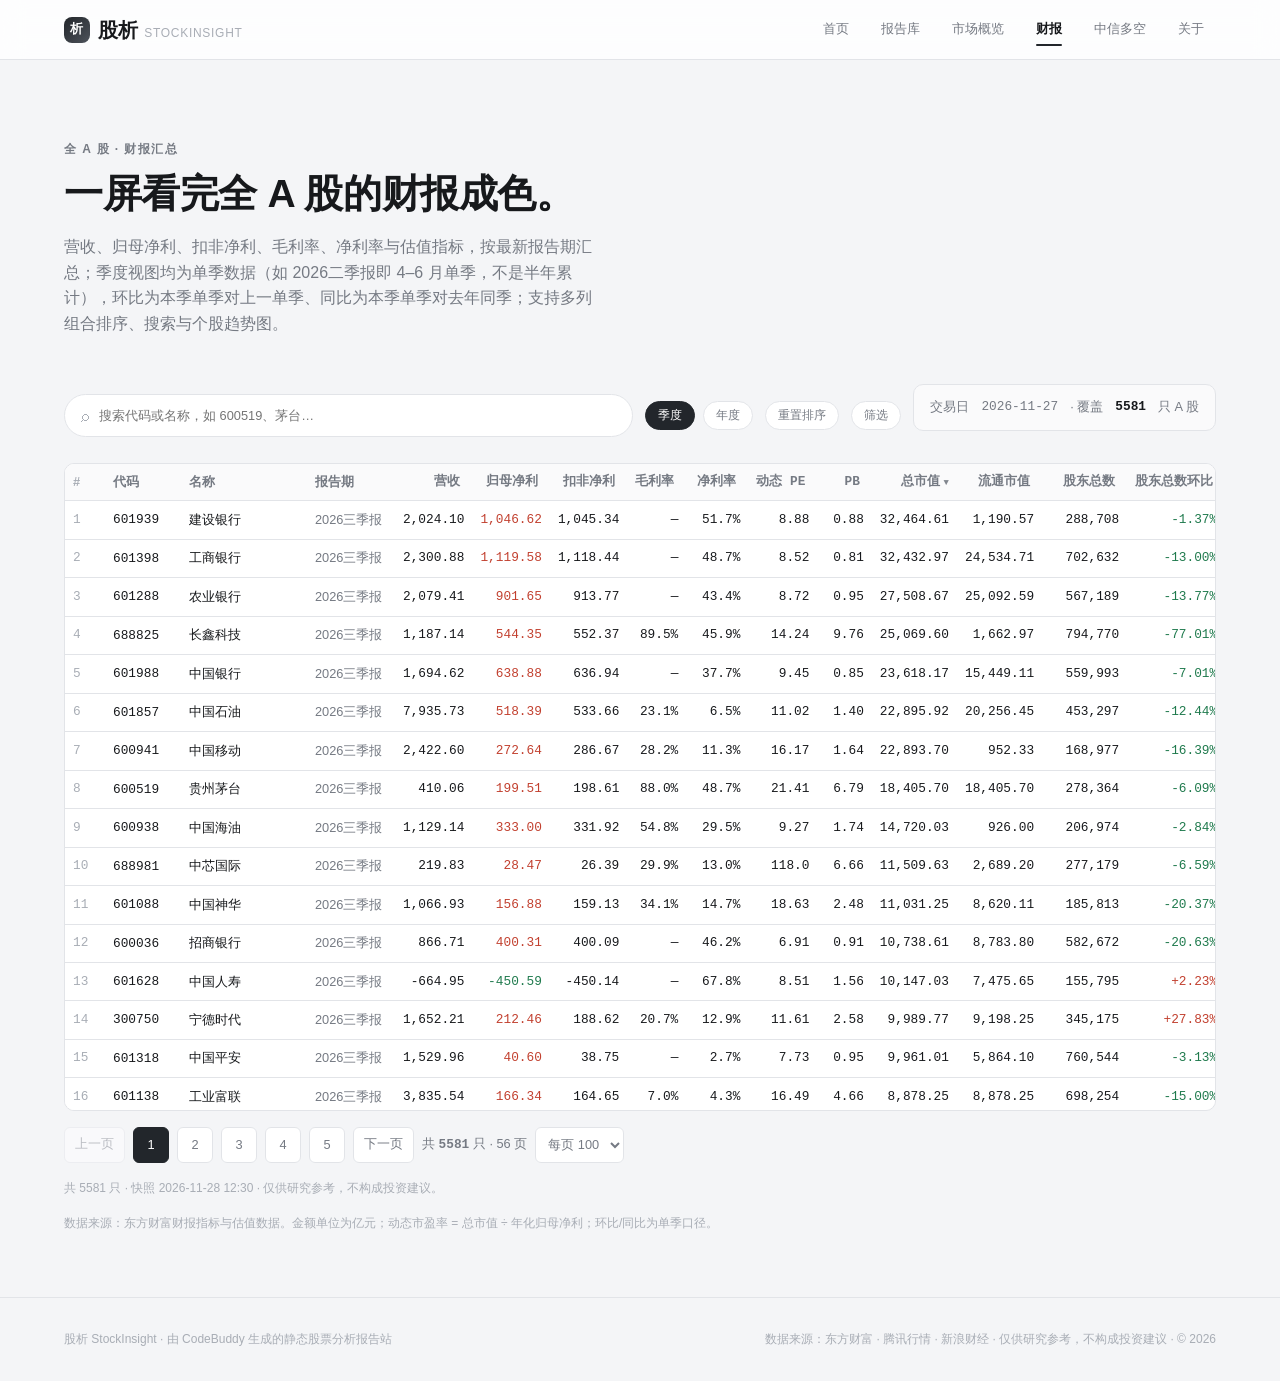
<file: financials.html>
<!DOCTYPE html>
<html lang="zh-CN">
<head>
  <meta charset="UTF-8" />
  <meta name="viewport" content="width=device-width, initial-scale=1.0, viewport-fit=cover" />
  <meta name="theme-color" content="#F4F5F7" />
  <title>财报汇总 · 股析 StockInsight</title>
  <meta name="description" content="全 A 股财报汇总：营收、归母净利、扣非、毛利率、净利率、估值与环比同比，多列排序与个股趋势图。" />
  <link rel="stylesheet" href="assets/css/style.css?v=20261109b" />
  <link rel="icon" href="data:image/svg+xml,%3Csvg%20xmlns='http://www.w3.org/2000/svg'%20viewBox='0%200%20100%20100'%3E%3Crect%20width='100'%20height='100'%20rx='22'%20fill='%2322262B'/%3E%3Ctext%20x='50'%20y='68'%20font-size='52'%20text-anchor='middle'%20fill='white'%20font-family='sans-serif'%20font-weight='700'%3E%E6%9E%90%3C/text%3E%3C/svg%3E" />
</head>
<body>
  <noscript>
    <div style="margin:16px;padding:16px;border:1px solid #d3d6dc;border-radius:10px;font:14px/1.6 -apple-system,'PingFang SC',sans-serif;color:#33383f;background:#fff">
      当前浏览器禁用了 JavaScript，页面数据无法加载。请在系统浏览器中开启 JavaScript 后重试。
    </div>
  </noscript>
  <header class="nav">
    <div class="nav-inner">
      <a class="brand" href="index.html">
        <span class="brand-mark">析</span>
        <span>股析 <small>STOCKINSIGHT</small></span>
      </a>
      <button class="nav-toggle" id="nav-toggle" aria-label="打开菜单">菜单</button>
      <nav class="nav-links" id="nav-links" aria-label="主导航"></nav>
    </div>
  </header>

  <main class="page-main">
    <div class="container">
      <section class="hero">
        <p class="eyebrow">全 A 股 · 财报汇总</p>
        <h1>一屏看完全 A 股的财报成色。</h1>
        <p>营收、归母净利、扣非净利、毛利率、净利率与估值指标，按最新报告期汇总；季度视图均为单季数据（如 2026二季报即 4–6 月单季，不是半年累计），环比为本季单季对上一单季、同比为本季单季对去年同季；支持多列组合排序、搜索与个股趋势图。</p>
      </section>

      <div class="fin-toolbar">
        <label class="search-box">
          <span aria-hidden="true" style="color:var(--color-text-3)">⌕</span>
          <input id="fin-search" type="search" placeholder="搜索代码或名称，如 600519、茅台…" aria-label="搜索股票" />
        </label>
        <div class="citic-exchange" id="fin-view" role="group" aria-label="视图切换">
          <button class="chip active" data-view="q">季度</button>
          <button class="chip" data-view="y">年度</button>
        </div>
        <button type="button" class="chip" id="fin-reset">重置排序</button>
        <button type="button" class="chip" id="fin-filter-btn" aria-expanded="false" aria-controls="fin-filter-panel">筛选<span class="chip-cnt" id="fin-filter-cnt" hidden>0</span></button>
        <button type="button" class="chip" id="fin-new-chip" hidden aria-pressed="false"
          title="只看上一版快照之后新披露财报的股票，点击切换">新披露 <span class="chip-cnt" id="fin-new-cnt">0</span></button>
        <div class="radar-status" id="fin-status">正在加载快照…</div>
      </div>

      <div class="fin-filter" id="fin-filter-panel" hidden>
        <div class="fin-filter-grid">
          <div class="fin-filter-group" id="fin-group-period">
            <h3>报告期</h3>
            <div class="fin-filter-chips" id="f-periods"></div>
          </div>
          <div class="fin-filter-group">
            <h3>盈利状态</h3>
            <div class="fin-filter-chips" id="fin-profit" role="group" aria-label="盈利状态">
              <button type="button" class="chip active" data-profit="all">全部</button>
              <button type="button" class="chip" data-profit="profit">仅盈利</button>
              <button type="button" class="chip" data-profit="loss">仅亏损</button>
            </div>
          </div>
          <div class="fin-filter-group" id="fin-group-growth">
            <h3>单季环比（≥ %）</h3>
            <label class="fin-field"><span>营收环比</span><input id="f-rev-qoq" type="number" step="1" inputmode="decimal" placeholder="不限" /></label>
            <label class="fin-field"><span>归母环比</span><input id="f-np-qoq" type="number" step="1" inputmode="decimal" placeholder="不限" /></label>
          </div>
          <div class="fin-filter-group">
            <h3>估值</h3>
            <div class="fin-field"><span>动态 PE</span><input id="f-pe-min" type="number" step="1" inputmode="decimal" placeholder="最小" /><em>–</em><input id="f-pe-max" type="number" step="1" inputmode="decimal" placeholder="最大" /></div>
            <div class="fin-field"><span>PB</span><input id="f-pb-min" type="number" step="0.1" inputmode="decimal" placeholder="最小" /><em>–</em><input id="f-pb-max" type="number" step="0.1" inputmode="decimal" placeholder="最大" /></div>
          </div>
          <div class="fin-filter-group">
            <h3>总市值（亿元）</h3>
            <div class="fin-field"><span>区间</span><input id="f-mcap-min" type="number" step="10" inputmode="decimal" placeholder="最小" /><em>–</em><input id="f-mcap-max" type="number" step="10" inputmode="decimal" placeholder="最大" /></div>
            <div class="fin-filter-chips" id="f-mcap-quick">
              <button type="button" class="chip" data-min="50">≥50</button>
              <button type="button" class="chip" data-min="100">≥100</button>
              <button type="button" class="chip" data-min="500">≥500</button>
              <button type="button" class="chip" data-min="1000">≥1000</button>
            </div>
          </div>
          <div class="fin-filter-group">
            <h3>盈利质量（≥ %）</h3>
            <label class="fin-field"><span>毛利率</span><input id="f-gm" type="number" step="1" inputmode="decimal" placeholder="不限" /></label>
            <label class="fin-field"><span>净利率</span><input id="f-nm" type="number" step="1" inputmode="decimal" placeholder="不限" /></label>
            <label class="fin-field"><span>扣非/归母</span><input id="f-deduct" type="number" step="1" inputmode="decimal" placeholder="不限" /></label>
          </div>
        </div>
        <div class="fin-filter-foot">
          <p class="fin-filter-summary" id="fin-filter-summary"></p>
          <button type="button" class="chip" id="fin-filter-clear">清空筛选</button>
        </div>
      </div>
      <div class="fin-active-filters" id="fin-active-filters" hidden></div>

      <div class="citic-table-wrap fin-table-wrap">
        <table class="citic-table fin-table">
          <thead id="fin-head"></thead>
          <tbody id="fin-body">
            <tr><td colspan="20"><div class="skeleton" style="height:320px"></div></td></tr>
          </tbody>
        </table>
      </div>

      <div class="fin-pager" id="fin-pager"></div>
      <p class="citic-note" id="fin-total">仅供研究参考，不构成投资建议。</p>
      <p class="citic-note">数据来源：东方财富财报指标与估值数据。金额单位为亿元；动态市盈率 = 总市值 ÷ 年化归母净利；环比/同比为单季口径。</p>
    </div>
  </main>

  <div class="fin-mask" id="fin-mask" hidden></div>
  <aside class="fin-drawer" id="fin-drawer" role="dialog" aria-modal="true" aria-labelledby="fin-drawer-title" hidden>
    <div class="fin-drawer-head">
      <div>
        <h2 id="fin-drawer-title">—</h2>
        <p class="fin-drawer-sub" id="fin-drawer-sub"></p>
      </div>
      <button type="button" class="fin-close" id="fin-close" aria-label="关闭">关闭</button>
    </div>
    <div class="fin-drawer-body" id="fin-drawer-body">
      <div class="citic-exchange" id="fin-chart-view" role="group" aria-label="趋势口径">
        <button class="chip active" data-view="q">按季度</button>
        <button class="chip" data-view="y">按年度</button>
      </div>
      <div class="fin-chart" id="fin-chart"></div>
      <div class="fin-drawer-metrics" id="fin-drawer-metrics"></div>
    </div>
  </aside>

  <footer class="footer" id="footer"></footer>

  <script defer src="assets/js/common.js?v=20261123a"></script>
  <script defer src="assets/js/charts.js?v=20261123a"></script>
  <script defer src="assets/js/financials-core.js?v=20261109a"></script>
  <script defer src="assets/js/financials.js?v=20261109b"></script>
</body>
</html>
</file>
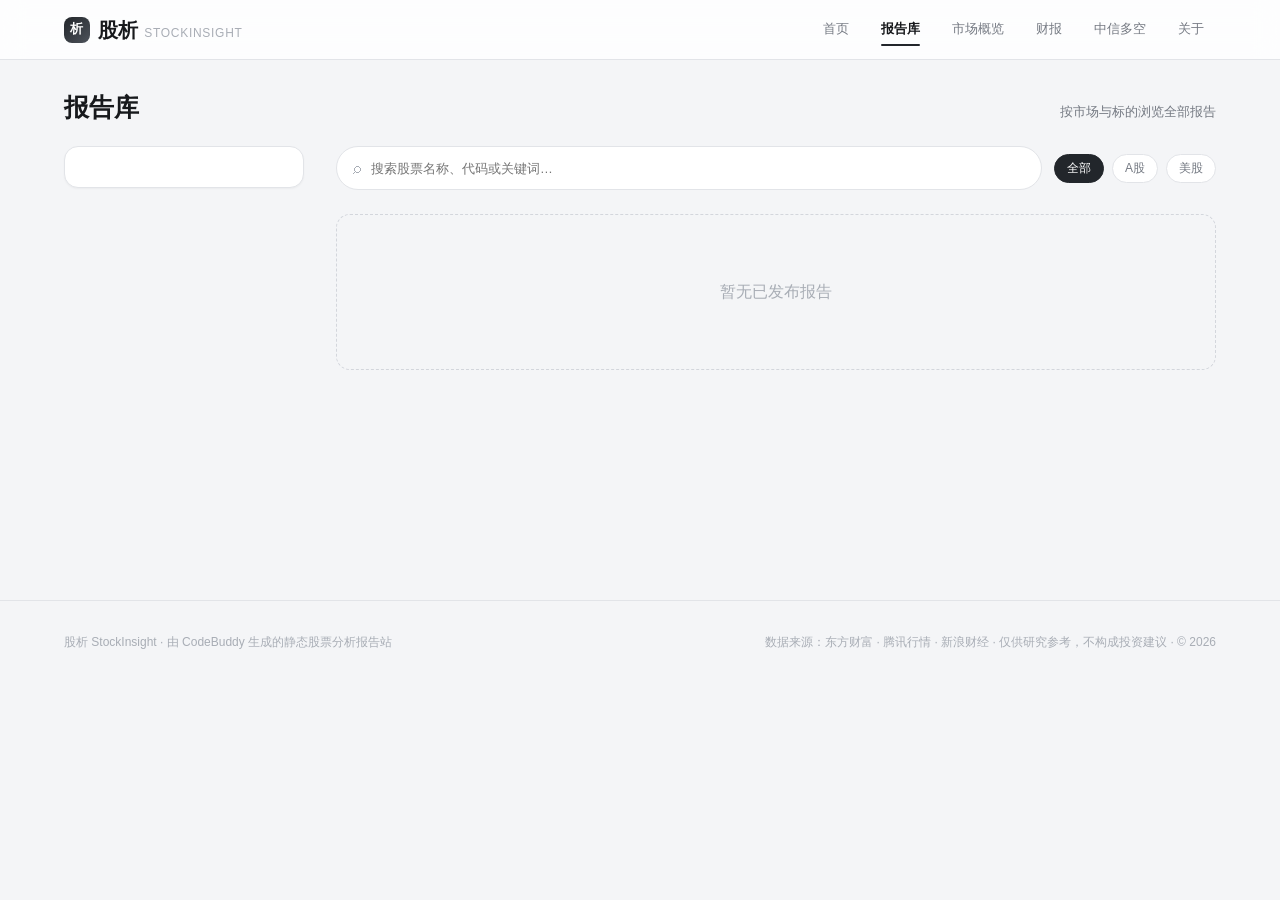
<file: library.html>
<!DOCTYPE html>
<html lang="zh-CN">
<head>
  <meta charset="UTF-8" />
  <meta name="viewport" content="width=device-width, initial-scale=1.0, viewport-fit=cover" />
  <meta name="theme-color" content="#F4F5F7" />
  <title>报告库 · 股析 StockInsight</title>
  <meta name="description" content="全部股票分析报告：按市场与标的分组筛选、搜索。" />
  <link rel="stylesheet" href="assets/css/style.css" />
  <link rel="icon" href="data:image/svg+xml,%3Csvg%20xmlns='http://www.w3.org/2000/svg'%20viewBox='0%200%20100%20100'%3E%3Crect%20width='100'%20height='100'%20rx='22'%20fill='%2322262B'/%3E%3Ctext%20x='50'%20y='68'%20font-size='52'%20text-anchor='middle'%20fill='white'%20font-family='sans-serif'%20font-weight='700'%3E%E6%9E%90%3C/text%3E%3C/svg%3E" />
</head>
<body>
  <noscript>
    <div style="margin:16px;padding:16px;border:1px solid #d3d6dc;border-radius:10px;font:14px/1.6 -apple-system,'PingFang SC',sans-serif;color:#33383f;background:#fff">
      当前浏览器禁用了 JavaScript，页面数据无法加载。请在系统浏览器中开启 JavaScript 后重试。
    </div>
  </noscript>
  <header class="nav">
    <div class="nav-inner">
      <a class="brand" href="index.html">
        <span class="brand-mark">析</span>
        <span>股析 <small>STOCKINSIGHT</small></span>
      </a>
      <button class="nav-toggle" id="nav-toggle" aria-label="打开菜单">菜单</button>
      <nav class="nav-links" id="nav-links" aria-label="主导航"></nav>
    </div>
  </header>

  <main class="page-main">
    <div class="container">
      <div class="section-head" style="margin-top:0">
        <h2>报告库</h2>
        <span class="more">按市场与标的浏览全部报告</span>
      </div>

      <div class="lib-layout">
        <aside class="sidebar" id="lib-sidebar" aria-label="标的分组">
          <div class="skeleton" style="height:180px"></div>
        </aside>

        <div>
          <div class="lib-toolbar">
            <label class="search-box">
              <span aria-hidden="true" style="color:var(--color-text-3)">⌕</span>
              <input id="lib-search" type="search" placeholder="搜索股票名称、代码或关键词…" aria-label="搜索报告" />
            </label>
            <div class="filter-chips" role="group" aria-label="市场筛选">
              <button class="chip active" data-market="ALL">全部</button>
              <button class="chip" data-market="CN">A股</button>
              <button class="chip" data-market="US">美股</button>
            </div>
          </div>
          <div class="report-list" id="lib-list">
            <div class="card report-row"><div class="skeleton" style="height:56px"></div></div>
            <div class="card report-row"><div class="skeleton" style="height:56px"></div></div>
          </div>
          <div id="lib-pager-wrap"></div>
        </div>
      </div>
    </div>
  </main>

  <footer class="footer" id="footer"></footer>

  <script defer src="assets/js/common.js?v=20261123a"></script>
  <script defer src="assets/js/charts.js?v=20261123a"></script>
  <script defer src="assets/js/render.js?v=20261123a"></script>
</body>
</html>
</file>
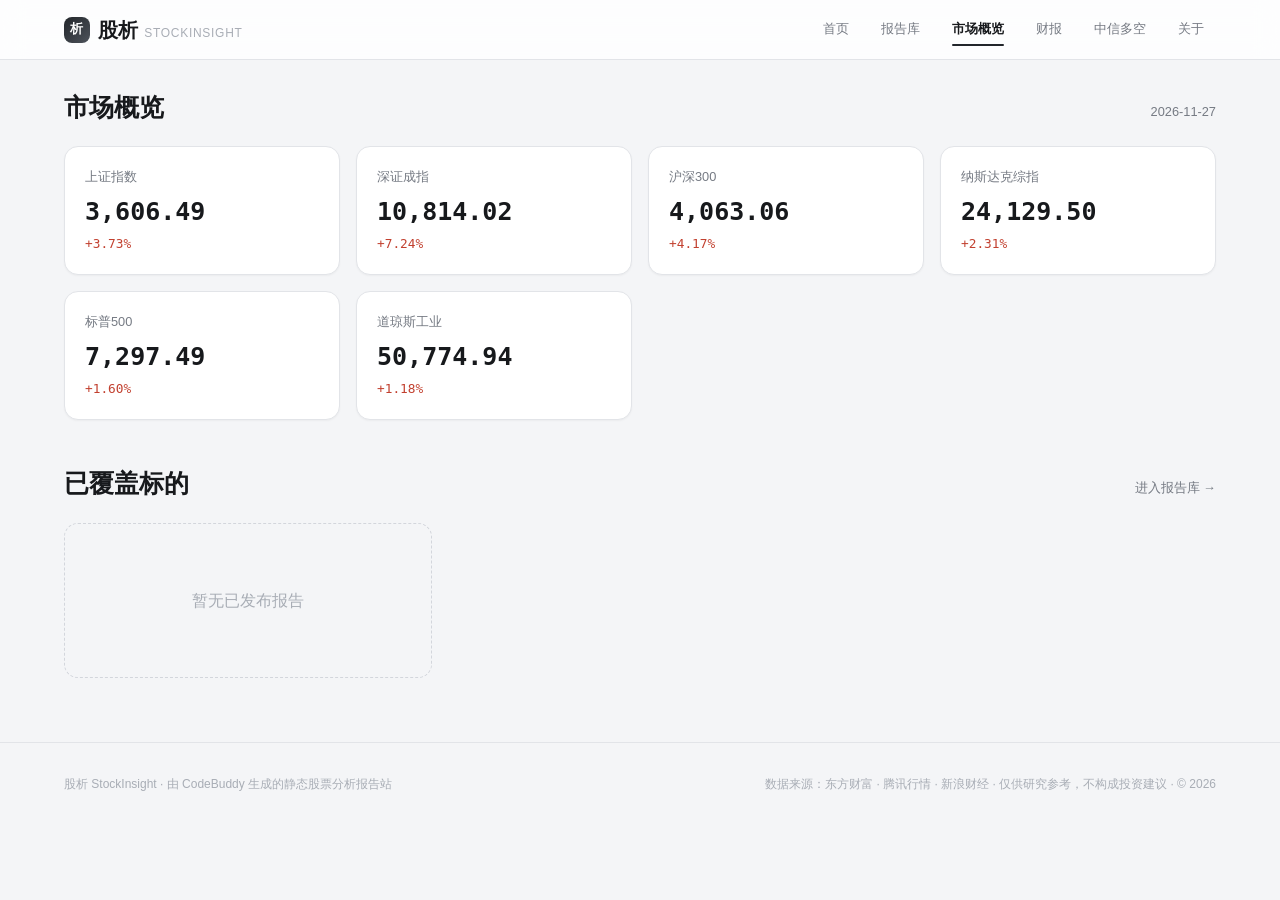
<file: market.html>
<!DOCTYPE html>
<html lang="zh-CN">
<head>
  <meta charset="UTF-8" />
  <meta name="viewport" content="width=device-width, initial-scale=1.0, viewport-fit=cover" />
  <meta name="theme-color" content="#F4F5F7" />
  <title>市场概览 · 股析 StockInsight</title>
  <meta name="description" content="A股与美股主要指数收盘表现速览。" />
  <link rel="stylesheet" href="assets/css/style.css" />
  <link rel="icon" href="data:image/svg+xml,%3Csvg%20xmlns='http://www.w3.org/2000/svg'%20viewBox='0%200%20100%20100'%3E%3Crect%20width='100'%20height='100'%20rx='22'%20fill='%2322262B'/%3E%3Ctext%20x='50'%20y='68'%20font-size='52'%20text-anchor='middle'%20fill='white'%20font-family='sans-serif'%20font-weight='700'%3E%E6%9E%90%3C/text%3E%3C/svg%3E" />
</head>
<body>
  <noscript>
    <div style="margin:16px;padding:16px;border:1px solid #d3d6dc;border-radius:10px;font:14px/1.6 -apple-system,'PingFang SC',sans-serif;color:#33383f;background:#fff">
      当前浏览器禁用了 JavaScript，页面数据无法加载。请在系统浏览器中开启 JavaScript 后重试。
    </div>
  </noscript>
  <header class="nav">
    <div class="nav-inner">
      <a class="brand" href="index.html">
        <span class="brand-mark">析</span>
        <span>股析 <small>STOCKINSIGHT</small></span>
      </a>
      <button class="nav-toggle" id="nav-toggle" aria-label="打开菜单">菜单</button>
      <nav class="nav-links" id="nav-links" aria-label="主导航"></nav>
    </div>
  </header>

  <main class="page-main">
    <div class="container">
      <div class="section-head" style="margin-top:0">
        <h2>市场概览</h2>
        <span class="more" id="market-asof">—</span>
      </div>
      <div class="market-grid" id="index-grid">
        <div class="card market-card"><div class="skeleton" style="height:80px"></div></div>
        <div class="card market-card"><div class="skeleton" style="height:80px"></div></div>
        <div class="card market-card"><div class="skeleton" style="height:80px"></div></div>
        <div class="card market-card"><div class="skeleton" style="height:80px"></div></div>
      </div>

      <div class="section-head"><h2>已覆盖标的</h2><a class="more" href="library.html">进入报告库 →</a></div>
      <div class="report-grid" id="report-grid"></div>
    </div>
  </main>

  <footer class="footer" id="footer"></footer>

  <script defer src="assets/js/common.js?v=20261123a"></script>
  <script defer src="assets/js/charts.js?v=20261123a"></script>
  <script defer src="assets/js/render.js?v=20261123a"></script>
</body>
</html>
</file>
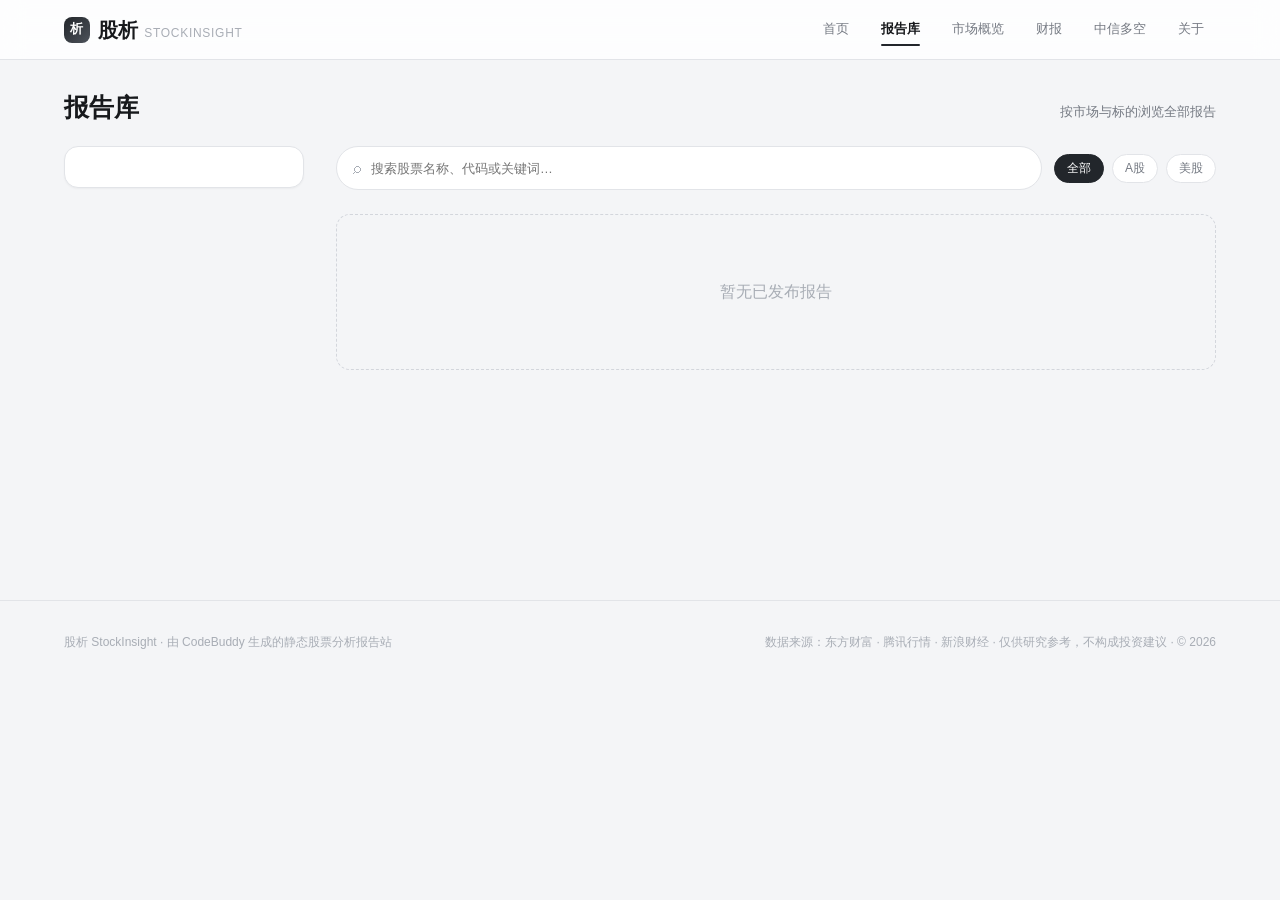
<file: report.html>
<!DOCTYPE html>
<html lang="zh-CN">
<head>
  <meta charset="UTF-8" />
  <meta name="viewport" content="width=device-width, initial-scale=1.0, viewport-fit=cover" />
  <meta name="theme-color" content="#F4F5F7" />
  <title>分析报告 · 股析 StockInsight</title>
  <meta name="description" content="股票分析报告详情：行情走势、技术指标、财务摘要、新闻公告与 AI 结论。" />
  <link rel="stylesheet" href="assets/css/style.css" />
  <link rel="icon" href="data:image/svg+xml,%3Csvg%20xmlns='http://www.w3.org/2000/svg'%20viewBox='0%200%20100%20100'%3E%3Crect%20width='100'%20height='100'%20rx='22'%20fill='%2322262B'/%3E%3Ctext%20x='50'%20y='68'%20font-size='52'%20text-anchor='middle'%20fill='white'%20font-family='sans-serif'%20font-weight='700'%3E%E6%9E%90%3C/text%3E%3C/svg%3E" />
</head>
<body>
  <noscript>
    <div style="margin:16px;padding:16px;border:1px solid #d3d6dc;border-radius:10px;font:14px/1.6 -apple-system,'PingFang SC',sans-serif;color:#33383f;background:#fff">
      当前浏览器禁用了 JavaScript，页面数据无法加载。请在系统浏览器中开启 JavaScript 后重试。
    </div>
  </noscript>
  <header class="nav">
    <div class="nav-inner">
      <a class="brand" href="index.html">
        <span class="brand-mark">析</span>
        <span>股析 <small>STOCKINSIGHT</small></span>
      </a>
      <button class="nav-toggle" id="nav-toggle" aria-label="打开菜单">菜单</button>
      <nav class="nav-links" id="nav-links" aria-label="主导航"></nav>
    </div>
  </header>

  <main class="page-main">
    <div class="container" id="report-body">
      <div class="card panel"><div class="skeleton" style="height:200px"></div></div>
    </div>
  </main>

  <footer class="footer" id="footer"></footer>

  <script defer src="assets/js/common.js?v=20261123a"></script>
  <script defer src="assets/js/charts.js?v=20261123a"></script>
  <script defer src="assets/js/render.js?v=20261123a"></script>
</body>
</html>
</file>
<file: assets/css/style.css>
/* ============================================================
   股析 StockInsight — 灰色精致主题
   依据 web-design skill：三层令牌 / 8px 间距 / 1.25 字阶 /
   表面分层 / 语义化 HTML / focus-visible / prefers-reduced-motion
   ============================================================ */

/* ---------- Layer 1: Primitive tokens ---------- */
:root {
  --gray-0: #ffffff;
  --gray-25: #fafafb;
  --gray-50: #f4f5f7;
  --gray-100: #eceef1;
  --gray-200: #e2e4e8;
  --gray-300: #d3d6dc;
  --gray-400: #a8adb5;
  --gray-500: #757a83;
  --gray-600: #4e535b;
  --gray-700: #33383f;
  --gray-800: #22262b;
  --gray-900: #17191c;

  --up-600: #a8362a;
  --up-500: #c2402f;
  --up-bg: #f8eeec;
  --down-600: #1a6b42;
  --down-500: #1f7a4d;
  --down-bg: #eaf3ee;

  --r-sm: 6px;
  --r-md: 10px;
  --r-lg: 14px;
  --r-full: 999px;

  --shadow-sm: 0 1px 2px rgb(23 25 28 / 0.04);
  --shadow-md: 0 1px 3px rgb(23 25 28 / 0.06), 0 4px 14px rgb(23 25 28 / 0.04);

  --space-1: 0.25rem;
  --space-2: 0.5rem;
  --space-3: 0.75rem;
  --space-4: 1rem;
  --space-5: 1.25rem;
  --space-6: 1.5rem;
  --space-8: 2rem;
  --space-12: 3rem;
  --space-16: 4rem;

  --text-xs: 0.75rem;
  --text-sm: 0.8rem;
  --text-base: 1rem;
  --text-lg: 1.25rem;
  --text-xl: 1.563rem;
  --text-2xl: 1.953rem;
  --text-3xl: 2.441rem;

  --font-sans: -apple-system, BlinkMacSystemFont, "SF Pro Text", "PingFang SC",
    "Hiragino Sans GB", "Microsoft YaHei", "Segoe UI", sans-serif;
  --font-mono: ui-monospace, "SF Mono", "JetBrains Mono", Menlo, Consolas, monospace;

  --nav-h: 60px;
  --maxw: 1200px;
}

/* ---------- Layer 2: Semantic aliases ---------- */
:root {
  --color-bg: var(--gray-50);
  --color-surface: var(--gray-0);
  --color-surface-2: var(--gray-25);
  --color-border: var(--gray-200);
  --color-border-strong: var(--gray-300);
  --color-text-1: var(--gray-900);
  --color-text-2: var(--gray-500);
  --color-text-3: var(--gray-400);
  --color-primary: var(--gray-800);
  --color-primary-hover: var(--gray-900);
  --color-on-primary: var(--gray-0);
}

/* ---------- Base ---------- */
*, *::before, *::after { box-sizing: border-box; }

html {
  scroll-behavior: smooth;
  scroll-padding-top: calc(var(--nav-h) + 72px);
  -webkit-text-size-adjust: 100%;
}

body {
  margin: 0;
  font-family: var(--font-sans);
  font-size: var(--text-base);
  line-height: 1.6;
  color: var(--color-text-1);
  background: var(--color-bg);
  -webkit-font-smoothing: antialiased;
  -webkit-tap-highlight-color: transparent;
}

h1, h2, h3 { line-height: 1.2; margin: 0; font-weight: 650; }
p { margin: 0; }
a { color: inherit; text-decoration: none; }
img, canvas { display: block; max-width: 100%; }

:focus-visible {
  outline: 2px solid var(--gray-700);
  outline-offset: 2px;
  border-radius: var(--r-sm);
}

.num { font-family: var(--font-mono); font-variant-numeric: tabular-nums; }
.up { color: var(--up-500); }
.down { color: var(--down-500); }
.flat { color: var(--color-text-2); }

@media (prefers-reduced-motion: reduce) {
  html { scroll-behavior: auto; }
  *, *::before, *::after {
    animation-duration: 0.01ms !important;
    transition-duration: 0.01ms !important;
  }
}

/* ---------- Layout ---------- */
.container {
  max-width: var(--maxw);
  margin-inline: auto;
  padding-inline: var(--space-6);
}

.page-main { padding-block: var(--space-8) var(--space-16); min-height: 60vh; }

/* ---------- Top navigation ---------- */
.nav {
  position: sticky;
  top: 0;
  z-index: 50;
  height: var(--nav-h);
  background: rgb(255 255 255 / 0.82);
  -webkit-backdrop-filter: blur(12px);
  backdrop-filter: blur(12px);
  border-bottom: 1px solid var(--color-border);
}
.nav-inner {
  max-width: var(--maxw);
  margin-inline: auto;
  height: 100%;
  padding-inline: var(--space-6);
  display: flex;
  align-items: center;
  gap: var(--space-8);
}
.brand {
  display: flex;
  align-items: center;
  gap: var(--space-2);
  font-weight: 700;
  font-size: var(--text-lg);
  letter-spacing: 0.01em;
  white-space: nowrap;
}
.brand-mark {
  width: 26px;
  height: 26px;
  border-radius: 8px;
  background: linear-gradient(135deg, var(--gray-800), var(--gray-600));
  color: var(--gray-0);
  display: grid;
  place-items: center;
  font-size: 13px;
  font-weight: 700;
}
.brand small { font-size: var(--text-xs); font-weight: 500; color: var(--color-text-3); letter-spacing: 0.06em; }
.nav-links { display: flex; align-items: center; gap: var(--space-2); margin-left: auto; }
.nav-link {
  position: relative;
  padding: var(--space-2) var(--space-3);
  border-radius: var(--r-sm);
  font-size: var(--text-sm);
  color: var(--color-text-2);
  transition: color 150ms ease-out, background-color 150ms ease-out;
}
.nav-link:hover { color: var(--color-text-1); background: var(--gray-100); }
.nav-link.active { color: var(--color-text-1); font-weight: 600; }
.nav-link.active::after {
  content: "";
  position: absolute;
  left: var(--space-3);
  right: var(--space-3);
  bottom: 2px;
  height: 2px;
  border-radius: 2px;
  background: var(--gray-800);
}
/* 微信 X5 及旧版 WebView 对 backdrop-filter 支持不佳，会持续重绘导致页面闪烁/卡顿，
   此类环境改用不透明白底 */
.is-wechat .nav, .legacy-webview .nav {
  -webkit-backdrop-filter: none;
  backdrop-filter: none;
  background: #ffffff;
}
#si-wechat-tip {
  position: fixed;
  left: var(--space-4);
  right: var(--space-4);
  bottom: var(--space-4);
  bottom: calc(var(--space-4) + env(safe-area-inset-bottom, 0px));
  z-index: 60;
  background: var(--gray-900);
  color: var(--gray-0);
  font-size: var(--text-sm);
  line-height: 1.5;
  padding: var(--space-3) var(--space-4);
  border-radius: var(--r-md);
  box-shadow: var(--shadow-md);
  text-align: center;
}
.nav-toggle {
  display: none;
  margin-left: auto;
  border: 1px solid var(--color-border);
  background: var(--color-surface);
  border-radius: var(--r-sm);
  padding: var(--space-2) var(--space-3);
  font-size: var(--text-sm);
  color: var(--color-text-1);
  cursor: pointer;
}

/* ---------- Hero (index) ---------- */
.hero { padding-block: var(--space-12) var(--space-8); }
.eyebrow {
  font-size: var(--text-xs);
  font-weight: 600;
  letter-spacing: 0.12em;
  text-transform: uppercase;
  color: var(--color-text-3);
}
.hero h1 {
  font-size: clamp(var(--text-2xl), 1.4rem + 2vw, var(--text-3xl));
  margin-block: var(--space-3) var(--space-4);
  letter-spacing: -0.01em;
}
.hero p { color: var(--color-text-2); max-width: 60ch; }
.hero-stats {
  display: flex;
  flex-wrap: wrap;
  gap: var(--space-8);
  margin-top: var(--space-6);
}
.stat .stat-value { font-size: var(--text-xl); font-weight: 700; font-family: var(--font-mono); }
.stat .stat-label { font-size: var(--text-xs); color: var(--color-text-3); margin-top: 2px; }

/* ---------- Section headings ---------- */
.section-head {
  display: flex;
  align-items: baseline;
  justify-content: space-between;
  gap: var(--space-4);
  margin-block: var(--space-12) var(--space-6);
}
.section-head h2 { font-size: var(--text-xl); }
.section-head .more { font-size: var(--text-sm); color: var(--color-text-2); }
.section-head .more:hover { color: var(--color-text-1); }

/* ---------- Cards ---------- */
.card {
  background: var(--color-surface);
  border: 1px solid var(--color-border);
  border-radius: var(--r-lg);
  box-shadow: var(--shadow-sm);
  transition: box-shadow 150ms ease-out, transform 150ms ease-out, border-color 150ms ease-out;
}
.card-hover:hover {
  box-shadow: var(--shadow-md);
  border-color: var(--color-border-strong);
  transform: translateY(-2px);
}

.report-grid {
  display: grid;
  grid-template-columns: repeat(auto-fill, minmax(min(100%, 20rem), 1fr));
  gap: var(--space-6);
}

.report-card { display: flex; flex-direction: column; padding: var(--space-5); gap: var(--space-3); }
.report-card .card-top {
  display: flex;
  align-items: flex-start;
  justify-content: space-between;
  gap: var(--space-3);
}
.report-card .stock-name { font-size: var(--text-lg); font-weight: 650; }
.report-card .stock-symbol { font-size: var(--text-xs); color: var(--color-text-3); font-family: var(--font-mono); }
.report-card .price-line { text-align: right; }
.report-card .price { font-family: var(--font-mono); font-size: var(--text-lg); font-weight: 700; }
.report-card .chg { font-family: var(--font-mono); font-size: var(--text-sm); }
.report-card .cover {
  font-size: var(--text-sm);
  color: var(--color-text-2);
  display: -webkit-box;
  -webkit-line-clamp: 2;
  -webkit-box-orient: vertical;
  overflow: hidden;
  min-height: 2.6em;
}
.report-card .spark { height: 44px; }
.report-card .card-foot {
  display: flex;
  align-items: center;
  justify-content: space-between;
  margin-top: auto;
  padding-top: var(--space-3);
  border-top: 1px solid var(--color-border);
  font-size: var(--text-xs);
  color: var(--color-text-3);
}

/* ---------- Badges & chips ---------- */
.badge {
  display: inline-flex;
  align-items: center;
  gap: 6px;
  padding: 3px 10px;
  border-radius: var(--r-full);
  font-size: var(--text-xs);
  font-weight: 600;
  border: 1px solid var(--color-border);
  background: var(--color-surface-2);
  color: var(--color-text-2);
  white-space: nowrap;
}
.badge .dot { width: 6px; height: 6px; border-radius: 50%; background: currentColor; }
/* color-mix() 前先给纯色降级：旧版 Chromium（含鸿蒙部分内核）不支持时整条声明会被丢弃 */
.badge.rating-buy, .badge.rating-add { color: var(--up-600); border-color: var(--up-500); background: var(--up-bg); }
.badge.rating-buy, .badge.rating-add { border-color: color-mix(in srgb, var(--up-500) 30%, transparent); }
.badge.rating-neutral { color: var(--color-text-2); }
.badge.rating-reduce { color: var(--down-600); border-color: var(--down-500); background: var(--down-bg); }
.badge.rating-reduce { border-color: color-mix(in srgb, var(--down-500) 30%, transparent); }
.badge.market-CN { color: var(--gray-700); }
.badge.market-US { color: var(--gray-700); }

.chip {
  padding: 5px 12px;
  border-radius: var(--r-full);
  border: 1px solid var(--color-border);
  background: var(--color-surface);
  font-size: var(--text-xs);
  color: var(--color-text-2);
  cursor: pointer;
  transition: all 150ms ease-out;
}
.chip:hover { border-color: var(--color-border-strong); color: var(--color-text-1); }
.chip.active { background: var(--gray-800); border-color: var(--gray-800); color: var(--gray-0); }

/* ---------- Index strip ---------- */
.index-strip {
  display: grid;
  grid-auto-flow: column;
  grid-auto-columns: minmax(150px, 1fr);
  gap: var(--space-4);
  overflow-x: auto;
  padding-bottom: var(--space-2);
  scrollbar-width: thin;
}
.index-card { padding: var(--space-4) var(--space-5); }
.index-card .idx-name { font-size: var(--text-sm); color: var(--color-text-2); }
.index-card .idx-value { font-family: var(--font-mono); font-size: var(--text-lg); font-weight: 700; margin-top: 2px; }
.index-card .idx-chg { font-family: var(--font-mono); font-size: var(--text-xs); margin-top: 2px; }

/* ---------- Library: sidebar + list ---------- */
.lib-layout {
  display: grid;
  grid-template-columns: 240px 1fr;
  gap: var(--space-8);
  align-items: start;
}
.sidebar {
  position: sticky;
  top: calc(var(--nav-h) + var(--space-6));
  background: var(--color-surface);
  border: 1px solid var(--color-border);
  border-radius: var(--r-lg);
  padding: var(--space-5);
  box-shadow: var(--shadow-sm);
}
.sidebar h3 { font-size: var(--text-xs); letter-spacing: 0.1em; text-transform: uppercase; color: var(--color-text-3); margin-bottom: var(--space-3); }
.side-group { margin-bottom: var(--space-5); }
.side-group .group-head {
  display: flex;
  justify-content: space-between;
  align-items: center;
  font-size: var(--text-sm);
  font-weight: 600;
  color: var(--color-text-2);
  padding-block: var(--space-2);
  cursor: pointer;
  user-select: none;
}
/* 折叠面板（details/summary）：移动端可收起分组，桌面端默认展开 */
.side-group > summary.group-head { list-style: none; }
.side-group > summary.group-head::-webkit-details-marker { display: none; }
.side-group > summary.group-head::after {
  content: "";
  flex: none;
  width: 6px;
  height: 6px;
  margin-left: var(--space-2);
  border-right: 1.5px solid var(--color-text-3);
  border-bottom: 1.5px solid var(--color-text-3);
  transform: rotate(45deg);
  transition: transform 150ms ease-out;
}
.side-group[open] > summary.group-head::after { transform: rotate(225deg); }
.side-group .group-head .count { font-size: var(--text-xs); color: var(--color-text-3); font-family: var(--font-mono); }
.side-item {
  display: flex;
  align-items: center;
  justify-content: space-between;
  gap: var(--space-2);
  width: 100%;
  text-align: left;
  border: 0;
  background: transparent;
  padding: var(--space-2) var(--space-3);
  border-radius: var(--r-sm);
  font-size: var(--text-sm);
  color: var(--color-text-2);
  cursor: pointer;
  transition: all 150ms ease-out;
}
.side-item:hover { background: var(--gray-100); color: var(--color-text-1); }
.side-item.active { background: var(--gray-800); color: var(--gray-0); }
.side-item.active .cnt { color: var(--gray-300); }
.side-item .cnt { font-size: var(--text-xs); color: var(--color-text-3); font-family: var(--font-mono); }

.lib-toolbar {
  display: flex;
  flex-wrap: wrap;
  gap: var(--space-3);
  align-items: center;
  margin-bottom: var(--space-6);
}
.search-box {
  flex: 1 1 220px;
  display: flex;
  align-items: center;
  gap: var(--space-2);
  background: var(--color-surface);
  border: 1px solid var(--color-border);
  border-radius: var(--r-full);
  padding: var(--space-2) var(--space-4);
  transition: border-color 150ms ease-out;
}
.search-box:focus-within { border-color: var(--gray-400); }
.search-box input { border: 0; outline: 0; background: transparent; flex: 1; font-size: var(--text-sm); color: var(--color-text-1); }
.filter-chips { display: flex; gap: var(--space-2); }

.report-list { display: flex; flex-direction: column; gap: var(--space-4); }

/* ---------- 股票雷达 ---------- */
.radar-status {
  display: flex;
  align-items: center;
  flex-wrap: wrap;
  gap: var(--space-2) var(--space-3);
  font-size: var(--text-sm);
  color: var(--color-text-2);
  padding: var(--space-3) var(--space-4);
  background: var(--color-surface-2);
  border: 1px solid var(--color-border);
  border-radius: var(--r-md);
  margin-bottom: var(--space-4);
}
.radar-status b { color: var(--color-text-1); font-weight: 700; }
.rs-main {
  flex: 1 1 auto;
  min-width: 0;
  display: flex;
  flex-wrap: wrap;
  column-gap: var(--space-2);
  row-gap: 2px;
}
.rs-seg { white-space: nowrap; }
.rs-seg:not(:last-child)::after {
  content: "·";
  margin-left: var(--space-2);
  color: var(--color-text-3);
}
.rs-new { color: var(--up-600) !important; }
.rs-live {
  display: inline-flex;
  align-items: center;
  gap: 6px;
  font-size: var(--text-xs);
  color: var(--color-text-3);
  white-space: nowrap;
}
.rs-dot {
  width: 6px;
  height: 6px;
  border-radius: 50%;
  background: var(--up-500);
  animation: rs-pulse 1.6s ease-in-out infinite;
}
.rs-live.is-failed .rs-dot { background: var(--down-500); animation: none; }
.rs-live.is-failed .rs-tick { color: var(--down-600); }
@keyframes rs-pulse { 0%, 100% { opacity: 1; } 50% { opacity: 0.25; } }
.rs-btn {
  flex: 0 0 auto;
  font: inherit;
  font-size: var(--text-xs);
  font-weight: 600;
  min-height: 30px;
  padding: 4px 12px;
  border-radius: var(--r-full);
  border: 1px solid var(--color-border-strong);
  background: var(--color-surface);
  color: var(--color-text-1);
  cursor: pointer;
  white-space: nowrap;
}
.rs-btn:hover { background: var(--gray-800); border-color: var(--gray-800); color: var(--gray-0); }
.rs-btn:disabled { cursor: default; opacity: 0.6; }
.rs-btn.is-busy { background: var(--color-surface-2); color: var(--color-text-3); }
.rs-sub { color: var(--color-text-3); }

/* 雷达标的切换：下拉框只展示当前标的的动态 */
.radar-toolbar {
  display: flex;
  flex-wrap: wrap;
  align-items: center;
  gap: var(--space-2) var(--space-3);
  margin-bottom: var(--space-4);
}
.radar-picker {
  display: inline-flex;
  align-items: center;
  gap: var(--space-2);
  padding: 4px 6px 4px var(--space-4);
  background: var(--color-surface);
  border: 1px solid var(--color-border);
  border-radius: var(--r-full);
  transition: border-color 150ms ease-out;
}
.radar-picker:hover { border-color: var(--color-border-strong); }
.radar-picker:focus-within { border-color: var(--gray-400); }
.rp-label { font-size: var(--text-xs); color: var(--color-text-3); white-space: nowrap; }
.radar-picker select {
  font: inherit;
  font-size: var(--text-sm);
  font-weight: 650;
  color: var(--color-text-1);
  background: transparent;
  border: 0;
  outline: 0;
  padding: 4px 2px;
  max-width: min(58vw, 320px);
  cursor: pointer;
  text-overflow: ellipsis;
}
.radar-hint { font-size: var(--text-xs); color: var(--color-text-3); }

.ri-new {
  font-size: 11px;
  font-weight: 700;
  letter-spacing: 0.04em;
  padding: 1px 7px;
  border-radius: var(--r-sm);
  color: var(--gray-0);
  background: var(--up-600);
  white-space: nowrap;
}
.radar-item.is-new { animation: ri-flash 2.4s ease-out 1; }
@keyframes ri-flash { from { background: var(--up-bg); } to { background: var(--color-surface); } }

/* ---------- 中信多空 ---------- */
.citic-kpis {
  display: grid;
  grid-template-columns: repeat(4, 1fr);
  gap: var(--space-4);
  margin-bottom: var(--space-6);
}
.kpi { padding: var(--space-4) var(--space-5); }
.kpi-label { font-size: var(--text-xs); color: var(--color-text-2); margin-bottom: var(--space-2); }
.kpi-value { font-size: 1.5rem; font-weight: 700; font-variant-numeric: tabular-nums; }

.citic-toolbar {
  display: flex;
  flex-wrap: wrap;
  align-items: center;
  gap: var(--space-3);
  margin-bottom: var(--space-4);
}
.citic-exchange { display: flex; flex-wrap: wrap; gap: var(--space-2); }

.citic-table-wrap { overflow-x: auto; }
.citic-table {
  width: 100%;
  border-collapse: collapse;
  background: var(--color-surface);
  border: 1px solid var(--color-border);
  border-radius: var(--r-md);
  overflow: hidden;
  font-size: var(--text-sm);
}
.citic-table th, .citic-table td {
  padding: var(--space-3) var(--space-4);
  text-align: right;
  border-bottom: 1px solid var(--color-border);
  white-space: nowrap;
}
.citic-table th.num-left, .citic-table td.c-cell-code { text-align: left; }
.citic-table thead th {
  background: var(--color-surface-2);
  color: var(--color-text-2);
  font-weight: 600;
  position: sticky;
  top: 0;
  cursor: default;
}
.citic-table th.sortable { cursor: pointer; user-select: none; }
.citic-table th.sortable:hover { color: var(--color-text-1); }
.citic-table th.sortable::after {
  content: "";
  display: inline-block;
  margin-left: 4px;
  opacity: 0.35;
  font-size: 0.7em;
}
.citic-table th.sortable.asc::after { content: "▲"; opacity: 0.9; }
.citic-table th.sortable.desc::after { content: "▼"; opacity: 0.9; }
.citic-table tbody tr:last-child td { border-bottom: none; }
.citic-table tbody tr:hover { background: var(--color-surface-2); }
.c-cell-code { display: flex; flex-direction: column; gap: 2px; line-height: 1.3; }
.c-code { font-weight: 650; color: var(--color-text-1); }
.c-ex { font-size: 11px; color: var(--color-text-3); }
.citic-note { margin-top: var(--space-4); font-size: var(--text-xs); color: var(--color-text-3); line-height: 1.6; }
.citic-legends { display: flex; flex-wrap: wrap; gap: var(--space-3) var(--space-5); margin: var(--space-4) 0; font-size: var(--text-sm); color: var(--color-text-2); line-height: 1.6; }
.citic-legends b.up { color: var(--color-up, #c0392b); }
.citic-legends b.down { color: var(--color-down, #27ae60); }
.citic-compare-wrap { margin-top: var(--space-6); }
.citic-compare-table thead tr:first-child th[colspan] { border-bottom: none; }
.citic-compare-table thead tr:last-child th { font-size: var(--text-xs); color: var(--color-text-3); }

.radar-filters { display: flex; flex-wrap: wrap; gap: var(--space-2); margin-bottom: var(--space-5); }
.radar-filters .chip { display: inline-flex; align-items: center; gap: 5px; }
.chip-cnt {
  font-size: 11px;
  color: var(--color-text-3);
  background: var(--color-surface-2);
  border-radius: var(--r-full);
  padding: 0 6px;
  line-height: 16px;
}
.radar-filters .chip.active .chip-cnt { color: var(--gray-0); background: rgba(255, 255, 255, 0.22); }

.radar-list { display: flex; flex-direction: column; gap: var(--space-3); }
.radar-item {
  position: relative;
  padding: var(--space-4) var(--space-5);
  border-left: 3px solid var(--color-border);
}
.radar-item.is-negative { border-left-color: var(--down-500); }
.radar-item.is-positive { border-left-color: var(--up-500); }

.ri-head { display: flex; flex-wrap: wrap; align-items: center; gap: var(--space-2) var(--space-3); }
.ri-stock { display: inline-flex; align-items: center; gap: 6px; font-weight: 650; font-size: var(--text-sm); }
.ri-code { font-size: 11px; color: var(--color-text-3); font-weight: 400; }
.ri-tags { display: inline-flex; flex-wrap: wrap; gap: 4px; margin-left: auto; }
.ri-tag {
  font-size: 11px;
  font-weight: 600;
  padding: 1px 7px;
  border-radius: var(--r-sm);
  border: 1px solid var(--color-border);
  color: var(--color-text-2);
  background: var(--color-surface-2);
  white-space: nowrap;
}
.ri-tag.tag-hot { color: var(--up-600); border-color: var(--up-500); background: var(--up-bg); }
.ri-tag.tag-pos { color: var(--up-600); border-color: var(--up-500); background: var(--up-bg); }
.ri-tag.tag-neg { color: var(--down-600); border-color: var(--down-500); background: var(--down-bg); }
.ri-tag.tag-live { color: var(--gray-800); border-color: var(--gray-400); background: var(--gray-100); }

.ri-title {
  font-size: var(--text-base);
  font-weight: 650;
  line-height: 1.5;
  margin-block: var(--space-2) var(--space-1);
  color: var(--color-text-1);
}
.ri-sum {
  font-size: var(--text-sm);
  color: var(--color-text-2);
  line-height: 1.65;
  display: -webkit-box;
  -webkit-line-clamp: 2;
  -webkit-box-orient: vertical;
  overflow: hidden;
}
.ri-meta {
  display: flex;
  align-items: center;
  justify-content: space-between;
  gap: var(--space-3);
  margin-top: var(--space-3);
  font-size: var(--text-xs);
  color: var(--color-text-3);
}
.ri-links { display: inline-flex; flex-wrap: wrap; gap: var(--space-3); margin-left: auto; }
.ri-report { font-size: var(--text-xs); font-weight: 600; color: var(--color-text-1); white-space: nowrap; }
.ri-report:hover { color: var(--up-600); }

/* 侧边栏"另有 N 只"提示 */
.side-more { font-size: var(--text-xs); color: var(--color-text-3); padding: var(--space-2) var(--space-3); line-height: 1.6; }

/* 报告库分页 */
.lib-pager {
  display: flex;
  flex-wrap: wrap;
  align-items: center;
  justify-content: space-between;
  gap: var(--space-3);
  margin-top: var(--space-6);
  padding-top: var(--space-5);
  border-top: 1px solid var(--color-border);
}
.pg-info { font-size: var(--text-xs); color: var(--color-text-3); }
.pg-controls { display: flex; flex-wrap: wrap; align-items: center; gap: var(--space-1); }
.pg-btn {
  min-width: 36px;
  min-height: 36px;
  padding: 6px 12px;
  border: 1px solid var(--color-border);
  background: var(--color-surface);
  border-radius: var(--r-sm);
  font-size: var(--text-sm);
  color: var(--color-text-2);
  cursor: pointer;
  transition: all 150ms ease-out;
}
.pg-btn:hover:not(:disabled) { border-color: var(--color-border-strong); color: var(--color-text-1); }
.pg-btn.active { background: var(--gray-800); border-color: var(--gray-800); color: var(--gray-0); font-weight: 600; }
.pg-btn:disabled { opacity: 0.4; cursor: not-allowed; }
.pg-gap { color: var(--color-text-3); font-size: var(--text-sm); padding-inline: var(--space-1); }
.report-row {
  display: grid;
  grid-template-columns: 1fr auto;
  gap: var(--space-4);
  align-items: center;
  padding: var(--space-4) var(--space-5);
}
.report-row .row-main { display: flex; flex-direction: column; gap: 4px; min-width: 0; }
.report-row .row-title { display: flex; align-items: center; gap: var(--space-2); flex-wrap: wrap; }
.report-row .row-title .nm { font-weight: 650; }
.report-row .row-cover { font-size: var(--text-sm); color: var(--color-text-2); overflow: hidden; text-overflow: ellipsis; white-space: nowrap; }
.report-row .row-side { text-align: right; }
.report-row .row-date { font-size: var(--text-xs); color: var(--color-text-3); margin-top: 2px; }

.empty-state {
  text-align: center;
  padding: var(--space-16) var(--space-6);
  color: var(--color-text-3);
  border: 1px dashed var(--color-border-strong);
  border-radius: var(--r-lg);
}

/* ---------- Report detail ---------- */
.stock-header {
  display: flex;
  flex-wrap: wrap;
  align-items: flex-end;
  justify-content: space-between;
  gap: var(--space-6);
  padding: var(--space-6);
  margin-bottom: var(--space-6);
}
.stock-header .sh-name { font-size: var(--text-2xl); font-weight: 700; letter-spacing: -0.01em; }
.stock-header .sh-symbol { font-family: var(--font-mono); color: var(--color-text-3); font-size: var(--text-sm); margin-top: 2px; }
.stock-header .sh-meta { display: flex; flex-wrap: wrap; gap: var(--space-2); margin-top: var(--space-3); }
.stock-header .sh-price { text-align: right; }
.stock-header .sh-price .p { font-family: var(--font-mono); font-size: var(--text-3xl); font-weight: 750; line-height: 1.1; }
.stock-header .sh-price .c { font-family: var(--font-mono); font-size: var(--text-sm); }

.section-tabs {
  position: sticky;
  top: var(--nav-h);
  z-index: 40;
  display: flex;
  gap: var(--space-2);
  overflow-x: auto;
  padding: var(--space-3) 0;
  margin-bottom: var(--space-6);
  background: linear-gradient(var(--color-bg) 82%, transparent);
  scrollbar-width: none;
}
.section-tabs::-webkit-scrollbar { display: none; }
.section-tab {
  border: 1px solid var(--color-border);
  background: var(--color-surface);
  color: var(--color-text-2);
  border-radius: var(--r-full);
  padding: 6px 14px;
  font-size: var(--text-sm);
  white-space: nowrap;
  cursor: pointer;
  transition: all 150ms ease-out;
}
.section-tab:hover { color: var(--color-text-1); border-color: var(--color-border-strong); }
.section-tab.active { background: var(--gray-800); border-color: var(--gray-800); color: var(--gray-0); font-weight: 600; }

.panel { padding: var(--space-6); margin-bottom: var(--space-6); scroll-margin-top: calc(var(--nav-h) + 64px); }
.panel-head { display: flex; align-items: baseline; justify-content: space-between; gap: var(--space-4); margin-bottom: var(--space-5); }
.panel-head h2 { font-size: var(--text-lg); }
.panel-head .hint { font-size: var(--text-xs); color: var(--color-text-3); }

.chart-kline { width: 100%; height: 440px; }
.chart-fallback { padding: var(--space-6); color: var(--color-text-3); font-size: var(--text-sm); text-align: center; }
.chart-line { width: 100%; height: 300px; }
.chart-note { font-size: var(--text-xs); color: var(--color-text-3); margin-top: var(--space-2); }
.sub-head { font-size: var(--text-sm); font-weight: 650; color: var(--color-text-1); margin-block: var(--space-8) var(--space-4); }
.sub-head:first-child { margin-top: 0; }

/* 同业指标切换 */
.metric-switch { display: flex; flex-wrap: wrap; gap: var(--space-2); margin-bottom: var(--space-4); }

/* 毛利率归因 */
.attr-list { list-style: none; margin: 0; padding: 0; display: flex; flex-direction: column; gap: var(--space-3); }
.attr-list li { display: flex; gap: var(--space-3); align-items: flex-start; font-size: var(--text-sm); color: var(--color-text-2); line-height: 1.7; }
.attr-tag {
  flex: none;
  font-size: var(--text-xs);
  font-weight: 600;
  color: var(--gray-700);
  background: var(--gray-100);
  border: 1px solid var(--color-border);
  border-radius: var(--r-sm);
  padding: 2px 8px;
  margin-top: 2px;
}

/* 提示条 */
.callout {
  margin-top: var(--space-5);
  padding: var(--space-4) var(--space-5);
  background: var(--color-surface-2);
  border: 1px solid var(--color-border);
  border-left: 3px solid var(--gray-700);
  border-radius: var(--r-md);
  font-size: var(--text-sm);
  color: var(--color-text-2);
  line-height: 1.75;
}
.callout strong { display: block; color: var(--color-text-1); font-weight: 650; margin-bottom: var(--space-1); }

/* 三档情景 */
.scenario-grid { display: grid; grid-template-columns: repeat(auto-fit, minmax(min(100%, 15rem), 1fr)); gap: var(--space-4); }
.scn-card { border: 1px solid var(--color-border); border-radius: var(--r-md); padding: var(--space-4) var(--space-5); background: var(--color-surface-2); display: flex; flex-direction: column; gap: var(--space-3); }
.scn-card.scn-bull { background: var(--up-bg); border-color: var(--up-500); }
.scn-card.scn-bear { background: var(--down-bg); border-color: var(--down-500); }
.scn-head { display: flex; align-items: baseline; justify-content: space-between; gap: var(--space-3); }
.scn-name { font-weight: 650; font-size: var(--text-base); }
.scn-upside { font-size: var(--text-lg); font-weight: 750; }
.scn-row { display: flex; flex-direction: column; gap: 2px; }
.scn-label { font-size: var(--text-xs); color: var(--color-text-3); }
.scn-row p { font-size: var(--text-sm); color: var(--color-text-2); line-height: 1.65; }

/* 催化剂列表 */
.catalyst-list { margin: 0; padding-left: 1.2em; display: flex; flex-direction: column; gap: var(--space-2); }
.catalyst-list li { font-size: var(--text-sm); color: var(--color-text-2); line-height: 1.7; }

/* 风险表 */
.risk-table td:nth-child(2) { text-align: center; }
.risk-detail { font-family: var(--font-sans) !important; color: var(--color-text-2) !important; line-height: 1.7; min-width: 18rem; }
.risk-badge {
  display: inline-block;
  padding: 2px 10px;
  border-radius: var(--r-full);
  font-size: var(--text-xs);
  font-weight: 600;
  white-space: nowrap;
  border: 1px solid var(--color-border);
}
.risk-badge.risk-high { color: var(--down-600); background: var(--down-bg); border-color: var(--down-500); }
.risk-badge.risk-midhigh { color: var(--up-600); background: var(--up-bg); border-color: var(--up-500); }
.risk-badge.risk-mid { color: var(--color-text-2); background: var(--gray-100); }

/* 证伪条件 */
.falsify-list { list-style: none; margin: 0; padding: 0; display: flex; flex-direction: column; gap: var(--space-3); }
.falsify-list li {
  position: relative;
  padding-left: var(--space-6);
  font-size: var(--text-sm);
  color: var(--color-text-2);
  line-height: 1.7;
}
.falsify-list li::before {
  content: "!";
  position: absolute;
  left: 0;
  top: 1px;
  width: 18px;
  height: 18px;
  border-radius: 50%;
  background: var(--gray-800);
  color: var(--gray-0);
  font-size: 11px;
  font-weight: 700;
  display: grid;
  place-items: center;
}

/* KPI 表 */
.kpi-table td:first-child { font-weight: 600; color: var(--color-text-1); }
.kpi-thr { font-family: var(--font-sans) !important; color: var(--color-text-2) !important; min-width: 12rem; }

.kv-grid {
  display: grid;
  grid-template-columns: repeat(auto-fill, minmax(min(100%, 10rem), 1fr));
  gap: var(--space-4);
}
.kv { background: var(--color-surface-2); border: 1px solid var(--color-border); border-radius: var(--r-md); padding: var(--space-4); }
.kv .k { font-size: var(--text-xs); color: var(--color-text-3); }
.kv .v { font-family: var(--font-mono); font-size: var(--text-lg); font-weight: 700; margin-top: 2px; }
.kv .v small { font-size: var(--text-xs); color: var(--color-text-3); font-weight: 400; }

.data-table { width: 100%; border-collapse: collapse; font-size: var(--text-sm); }
/* 窄屏表格横向滚动，防止撑破卡片 */
.table-scroll {
  overflow-x: auto;
  -webkit-overflow-scrolling: touch;
  border-radius: var(--r-md);
}
.table-scroll .data-table { min-width: 26rem; }
.data-table th, .data-table td { padding: var(--space-3); text-align: right; border-bottom: 1px solid var(--color-border); }
.data-table th:first-child, .data-table td:first-child { text-align: left; }
.data-table th { font-size: var(--text-xs); color: var(--color-text-3); font-weight: 600; }
.data-table td { font-family: var(--font-mono); }
.data-table td:first-child { font-family: var(--font-sans); color: var(--color-text-2); }
.data-table tr:last-child td { border-bottom: 0; }

.news-list { display: flex; flex-direction: column; gap: var(--space-4); }
.news-item { display: grid; grid-template-columns: 1fr auto; gap: var(--space-4); padding: var(--space-4) var(--space-5); }
.news-item .n-title { font-weight: 600; font-size: var(--text-sm); }
.news-item .n-sum { font-size: var(--text-sm); color: var(--color-text-2); margin-top: 4px; }
.news-item .n-meta { font-size: var(--text-xs); color: var(--color-text-3); margin-top: var(--space-2); display: flex; gap: var(--space-3); }
.news-item .n-sent { align-self: start; }

.analysis-rating { display: flex; align-items: center; gap: var(--space-3); margin-bottom: var(--space-4); }
.analysis-rating .big { font-size: var(--text-2xl); font-weight: 750; }
.analysis-summary { color: var(--color-text-2); font-size: var(--text-sm); line-height: 1.8; }
.bull-bear { display: grid; grid-template-columns: 1fr 1fr; gap: var(--space-4); margin-top: var(--space-6); }
.bb-col { border-radius: var(--r-md); padding: var(--space-5); border: 1px solid var(--color-border); }
.bb-col.bull { background: var(--up-bg); border-color: var(--up-500); }
.bb-col.bull { border-color: color-mix(in srgb, var(--up-500) 22%, transparent); }
.bb-col.bear { background: var(--down-bg); border-color: var(--down-500); }
.bb-col.bear { border-color: color-mix(in srgb, var(--down-500) 22%, transparent); }
.bb-col h3 { font-size: var(--text-sm); margin-bottom: var(--space-3); }
.bb-col.bull h3 { color: var(--up-600); }
.bb-col.bear h3 { color: var(--down-600); }
.bb-col ul { margin: 0; padding-left: 1.1em; display: flex; flex-direction: column; gap: var(--space-2); }
.bb-col li { font-size: var(--text-sm); color: var(--color-text-1); line-height: 1.6; }

/* ---------- Market page ---------- */
.market-grid { display: grid; grid-template-columns: repeat(auto-fill, minmax(min(100%, 15rem), 1fr)); gap: var(--space-4); }
.market-card { padding: var(--space-5); }
.market-card .m-name { font-size: var(--text-sm); color: var(--color-text-2); }
.market-card .m-val { font-family: var(--font-mono); font-size: var(--text-xl); font-weight: 700; margin-top: var(--space-1); }
.market-card .m-chg { font-family: var(--font-mono); font-size: var(--text-sm); margin-top: 2px; }

/* ---------- Prose (about) ---------- */
.prose { max-width: 72ch; }
.prose h2 { font-size: var(--text-xl); margin-block: var(--space-8) var(--space-4); }
.prose h3 { font-size: var(--text-base); margin-block: var(--space-6) var(--space-2); }
.prose p { color: var(--color-text-2); margin-block: var(--space-3); }
.prose ul { color: var(--color-text-2); padding-left: 1.2em; }
.prose li { margin-block: var(--space-2); }
.prose code { font-family: var(--font-mono); font-size: 0.9em; background: var(--gray-100); padding: 2px 6px; border-radius: var(--r-sm); }

/* ---------- Footer ---------- */
.footer { border-top: 1px solid var(--color-border); padding-block: var(--space-8); color: var(--color-text-3); font-size: var(--text-xs); }
.footer-inner { display: flex; flex-wrap: wrap; gap: var(--space-4); justify-content: space-between; }

/* ---------- Utilities ---------- */
.skeleton {
  background: linear-gradient(90deg, var(--gray-100) 25%, var(--gray-50) 50%, var(--gray-100) 75%);
  background-size: 200% 100%;
  animation: shimmer 1.4s infinite;
  border-radius: var(--r-md);
}
@keyframes shimmer { to { background-position: -200% 0; } }
.stagger-item { opacity: 0; translate: 0 0.75rem; animation: reveal 0.5s ease-out forwards; }
@keyframes reveal { to { opacity: 1; translate: 0 0; } }

/* ---------- Responsive ---------- */
@media (max-width: 1024px) {
  .lib-layout { grid-template-columns: 1fr; }
  .sidebar { position: static; }
}
@media (max-width: 640px) {
  .container { padding-inline: var(--space-4); }
  .nav-inner { padding-inline: var(--space-4); }
  .nav-links {
    display: none;
    position: absolute;
    top: var(--nav-h);
    left: 0;
    right: 0;
    flex-direction: column;
    align-items: stretch;
    background: var(--color-surface);
    border-bottom: 1px solid var(--color-border);
    padding: var(--space-3);
    gap: var(--space-1);
  }
  .nav-links.open { display: flex; }
  .nav-toggle { display: block; }
  .bull-bear { grid-template-columns: 1fr; }
  .report-row { grid-template-columns: 1fr; }
  .report-row .row-side { text-align: left; }
  .chart-kline { height: 320px; }
  .hero-stats { gap: var(--space-6); }

  /* 触控目标 ≥ 44px */
  .nav-link { min-height: 44px; display: flex; align-items: center; }
  .chip { min-height: 40px; padding: 8px 14px; display: inline-flex; align-items: center; }
  .rs-btn { min-height: 40px; padding: 8px 16px; display: inline-flex; align-items: center; }
  .radar-picker { width: 100%; padding: 4px 6px 4px var(--space-3); }
  .radar-picker select { flex: 1 1 auto; max-width: none; min-height: 32px; padding: 4px 0; }
  .section-tab { min-height: 40px; padding: 8px 16px; display: inline-flex; align-items: center; }
  .side-item { min-height: 44px; }
  .citic-kpis { grid-template-columns: repeat(2, 1fr); gap: var(--space-3); }
  .citic-table th, .citic-table td { padding: var(--space-2) var(--space-3); }
  .nav-toggle { min-height: 40px; padding: 8px 14px; }

  /* 大盘条：横滑改两列网格 */
  .index-strip {
    grid-auto-flow: row;
    grid-template-columns: 1fr 1fr;
    grid-auto-columns: auto;
    overflow-x: visible;
  }

  /* 详情页章节 tabs 移动端不再吸顶，避免与顶部导航叠加吃掉 1/5 屏幕 */
  .section-tabs { position: static; top: auto; background: none; padding-top: 0; }
  .panel { scroll-margin-top: calc(var(--nav-h) + var(--space-4)); }

  /* 横向滚动容器：抑制 iOS 左右滑动触发系统返回手势 */
  .section-tabs, .index-strip, .table-scroll { overscroll-behavior-x: contain; }

  /* 折叠分组标题触控区 ≥44px */
  .side-group > summary.group-head { min-height: 44px; }

  /* 详情页头部与新闻项堆叠 */
  .stock-header { flex-direction: column; align-items: flex-start; }
  .stock-header .sh-price { text-align: left; }
  .stock-header .sh-price .p { font-size: var(--text-2xl); }
  .news-item { grid-template-columns: 1fr; }
  .news-item .n-sent { justify-self: start; }

  /* 面板与区块间距收紧 */
  .panel { padding: var(--space-5) var(--space-4); }
  .section-head { margin-block: var(--space-8) var(--space-4); }
  .hero { padding-block: var(--space-8) var(--space-6); }
}

/* ---------- iOS 安全区（配合 viewport-fit=cover） ---------- */
@supports (padding: env(safe-area-inset-bottom)) {
  .footer { padding-bottom: calc(var(--space-8) + env(safe-area-inset-bottom)); }
}

/* ---------- 财报汇总 ---------- */
.fin-toolbar {
  display: flex;
  flex-wrap: wrap;
  align-items: center;
  gap: var(--space-3);
  margin-block: var(--space-4);
}
.fin-toolbar .radar-status { margin-left: auto; }
.fin-table-wrap {
  max-height: 72vh;
  overflow: auto;
  overscroll-behavior: contain;
  border: 1px solid var(--color-border);
  border-radius: var(--r-md);
}
/* 裁剪容器必须是包裹层：table 自身带 overflow 时粘性单元格被限制在表内，横向滚动会跟着跑 */
.fin-table { width: max-content; min-width: 100%; font-size: var(--text-sm); overflow: visible; border: 0; border-radius: 0; }
.fin-table th, .fin-table td { padding: var(--space-2) 8px; }
.fin-table thead th { z-index: 3; }
.fin-table .fin-idx,
.fin-table .fin-c1,
.fin-table .fin-c2 {
  position: sticky;
  left: 0;
  z-index: 4;
  background: var(--color-surface);
  text-align: left;
}
.fin-table .fin-idx { width: 40px; min-width: 40px; max-width: 40px; color: var(--color-text-3); }
.fin-table .fin-c1 { left: 40px; width: 76px; min-width: 76px; max-width: 76px; }
.fin-table .fin-c2 { left: 116px; width: 126px; min-width: 126px; max-width: 126px; }
.fin-table .fin-c2 > span:first-child {
  display: block;
  overflow: hidden;
  text-overflow: ellipsis;
  white-space: nowrap;
}
.fin-table thead .fin-idx,
.fin-table thead .fin-c1,
.fin-table thead .fin-c2 { background: var(--color-surface-2); z-index: 5; }
.fin-table tbody tr { cursor: pointer; }
.fin-table tbody tr:hover .fin-idx,
.fin-table tbody tr:hover .fin-c1,
.fin-table tbody tr:hover .fin-c2 { background: var(--color-surface-2); }
.fin-table .fin-c3 {
  width: 88px;
  min-width: 88px;
  max-width: 88px;
  text-align: left;
  white-space: nowrap;
  color: var(--color-text-2);
}
.fin-sort-badge {
  display: inline-block;
  min-width: 14px;
  margin-left: 2px;
  padding: 0 3px;
  border-radius: 7px;
  background: var(--gray-200);
  color: var(--color-text-2);
  font-size: 10px;
  line-height: 14px;
  text-align: center;
}
.fin-pager {
  display: flex;
  flex-wrap: wrap;
  align-items: center;
  gap: var(--space-2);
  margin-top: var(--space-4);
  font-size: var(--text-sm);
  color: var(--color-text-2);
}
.fin-pager button {
  min-width: 36px;
  min-height: 36px;
  padding: 0 10px;
  border: 1px solid var(--color-border);
  border-radius: var(--r-sm);
  background: var(--color-surface);
  color: var(--color-text-2);
  font-size: var(--text-sm);
  cursor: pointer;
}
.fin-pager button:hover:not(:disabled) { border-color: var(--color-border-strong); color: var(--color-text-1); }
.fin-pager button.active { background: var(--gray-800); border-color: var(--gray-800); color: var(--gray-0); }
.fin-pager button:disabled { opacity: 0.45; cursor: default; }
.fin-pager select {
  min-height: 36px;
  padding: 0 8px;
  border: 1px solid var(--color-border);
  border-radius: var(--r-sm);
  background: var(--color-surface);
  color: var(--color-text-2);
  font-size: var(--text-sm);
}
.fin-mask {
  position: fixed;
  inset: 0;
  z-index: 55;
  background: rgba(23, 25, 28, 0.34);
  opacity: 0;
  pointer-events: none;
  transition: opacity 0.25s ease;
}
.fin-mask.open { opacity: 1; pointer-events: auto; }
.fin-drawer {
  position: fixed;
  top: 0;
  right: 0;
  z-index: 60;
  display: flex;
  flex-direction: column;
  width: min(520px, 92vw);
  height: 100dvh;
  background: var(--color-surface);
  border-left: 1px solid var(--color-border);
  transform: translateX(100%);
  transition: transform 0.25s ease;
}
.fin-drawer.open { transform: none; }
.fin-drawer-head {
  display: flex;
  align-items: flex-start;
  justify-content: space-between;
  gap: var(--space-3);
  padding: var(--space-4) var(--space-5);
  border-bottom: 1px solid var(--color-border);
}
.fin-drawer-head h2 { font-size: var(--text-xl); margin: 0; }
.fin-drawer-sub { margin: var(--space-1) 0 0; font-size: var(--text-xs); color: var(--color-text-2); }
.fin-close {
  min-height: 40px;
  padding: 6px 14px;
  border: 1px solid var(--color-border);
  border-radius: var(--r-sm);
  background: var(--color-surface);
  color: var(--color-text-2);
  font-size: var(--text-sm);
  cursor: pointer;
}
.fin-close:hover { border-color: var(--color-border-strong); color: var(--color-text-1); }
.fin-drawer-body { flex: 1; overflow: auto; padding: var(--space-4) var(--space-5) var(--space-8); }
.fin-chart { height: 360px; margin-top: var(--space-3); }
.fin-chart .chart-fallback {
  display: flex;
  align-items: center;
  justify-content: center;
  height: 100%;
  color: var(--color-text-3);
  font-size: var(--text-sm);
}
.fin-drawer-metrics {
  display: grid;
  grid-template-columns: repeat(2, 1fr);
  gap: var(--space-2) var(--space-4);
  margin-top: var(--space-4);
}
.fin-drawer-metrics div {
  display: flex;
  justify-content: space-between;
  gap: var(--space-2);
  padding: var(--space-2) 0;
  border-bottom: 1px dashed var(--color-border);
  font-size: var(--text-sm);
}
.fin-drawer-metrics span { color: var(--color-text-2); }
.fin-drawer-metrics b { font-variant-numeric: tabular-nums; }
.fin-drawer-metrics .wide { grid-column: 1 / -1; }

/* 新披露财报标记 */
.fin-badge-new {
  flex: none;
  margin-inline-start: 6px;
  padding: 0 5px;
  border-radius: var(--r-full);
  background: color-mix(in srgb, var(--up-500) 12%, transparent);
  color: var(--up-500);
  font-size: 10px;
  line-height: 15px;
  vertical-align: 1px;
}

/* 状态栏缓存来源提示 */
.fin-status-cached { color: var(--color-text-3); font-size: var(--text-xs); }

/* 筛选面板 */
.fin-filter {
  margin-bottom: var(--space-4);
  padding: var(--space-4);
  border: 1px solid var(--color-border);
  border-radius: var(--r-md);
  background: var(--color-surface);
}
.fin-filter[hidden] { display: none; }
.fin-filter-grid {
  display: grid;
  grid-template-columns: repeat(3, minmax(0, 1fr));
  gap: var(--space-4);
}
.fin-filter-group h3 {
  margin: 0 0 var(--space-2);
  font-size: var(--text-xs);
  font-weight: 600;
  color: var(--color-text-3);
}
.fin-filter-chips { display: flex; flex-wrap: wrap; gap: 6px; }
.fin-filter-chips .chip { padding: 2px 10px; font-size: var(--text-xs); }
.fin-field {
  display: flex;
  align-items: center;
  gap: 6px;
  margin-top: 6px;
  font-size: var(--text-sm);
  color: var(--color-text-2);
}
.fin-field:first-of-type { margin-top: 0; }
.fin-field > span { flex: none; min-width: 64px; }
.fin-field em { flex: none; font-style: normal; color: var(--color-text-3); }
.fin-field input {
  width: 64px;
  min-width: 0;
  padding: 4px 6px;
  border: 1px solid var(--color-border);
  border-radius: var(--r-sm);
  background: var(--color-surface-2);
  color: var(--color-text-1);
  font: inherit;
  font-size: var(--text-sm);
}
.fin-field input:focus { outline: 2px solid var(--color-border-strong); outline-offset: 1px; }
.fin-filter-foot {
  display: flex;
  flex-wrap: wrap;
  align-items: center;
  justify-content: space-between;
  gap: var(--space-2);
  margin-top: var(--space-3);
}
.fin-filter-summary { margin: 0; font-size: var(--text-xs); color: var(--color-text-3); }
.fin-active-filters { display: flex; flex-wrap: wrap; gap: 6px; margin-bottom: var(--space-3); }
.fin-active-filters[hidden] { display: none; }
.fin-active-filters button {
  padding: 2px 10px;
  border: 1px solid var(--color-border);
  border-radius: var(--r-full);
  background: var(--color-surface-2);
  color: var(--color-text-2);
  font-size: var(--text-xs);
  cursor: pointer;
}
.fin-active-filters button:hover { border-color: var(--color-border-strong); color: var(--color-text-1); }

@media (max-width: 1024px) {
  .fin-filter-grid { grid-template-columns: repeat(2, minmax(0, 1fr)); }
}

@media (max-width: 640px) {
  .fin-toolbar { gap: var(--space-2); }
  .fin-toolbar .radar-status { margin-left: 0; width: 100%; }
  .fin-filter { padding: var(--space-3); }
  .fin-filter-grid { grid-template-columns: 1fr; }
  .fin-field input { width: 72px; }
  .fin-table-wrap { max-height: 65vh; }
  .fin-drawer {
    top: auto;
    bottom: 0;
    width: 100%;
    height: 100dvh;
    border-left: 0;
    border-top: 1px solid var(--color-border);
    border-radius: 12px 12px 0 0;
    transform: translateY(100%);
  }
  .fin-drawer.open { transform: none; }
  .fin-chart { height: 320px; }
  .fin-drawer-metrics { grid-template-columns: 1fr; }
  .fin-pager button { min-height: 40px; }
}
</file>
